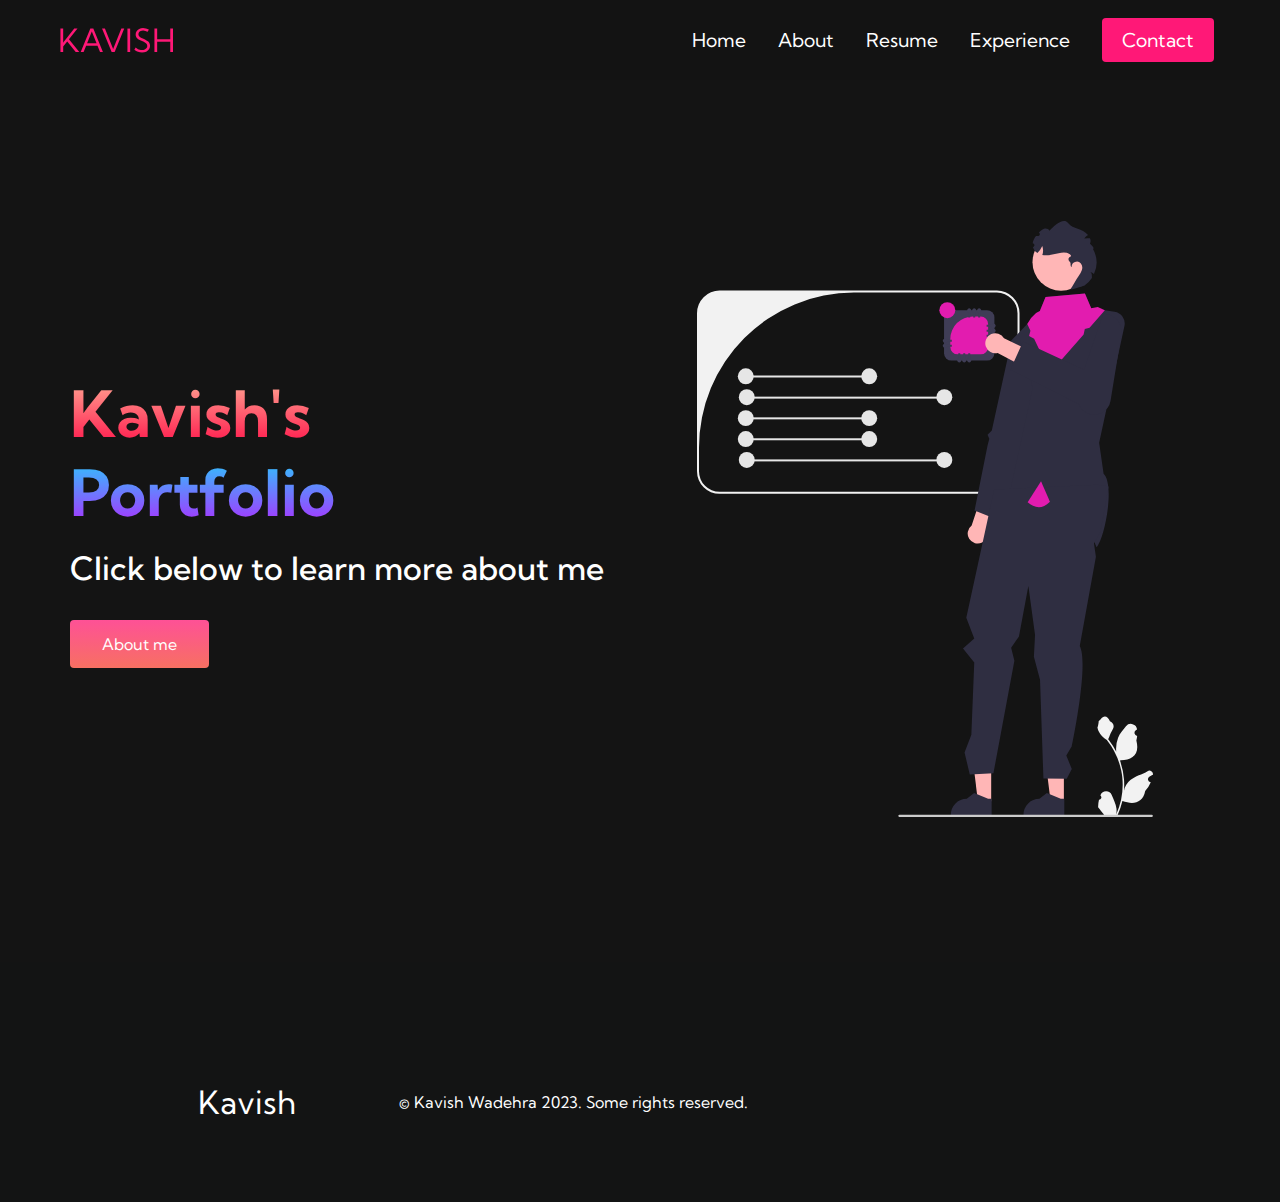
<file: index.html>
<!DOCTYPE html>
<html lang="en">
<head>
    <meta charset="UTF-8">
    <meta http-equiv="X-UA-Compatible" content="IE=edge">
    <meta name="viewport" content="width=device-width, initial-scale=1.0">
    <title>Kavish Wadehra</title>
    <link rel="stylesheet" href="styles.css">
    <link rel="stylesheet" href="https://use.fontawesome.com/releases/v5.15.4/css/all.css" 
    integrity="sha384-DyZ88mC6Up2uqS4h/KRgHuoeGwBcD4Ng9SiP4dIRy0EXTlnuz47vAwmeGwVChigm" 
    crossorigin="anonymous"/>
    <link rel="preconnect" href="https://fonts.googleapis.com">
    <link rel="preconnect" href="https://fonts.gstatic.com" crossorigin>
    <link href="https://fonts.googleapis.com/css2?family=Kumbh+Sans:wght@400;700&family=Roboto+Mono:wght@400;500&display=swap" 
    rel="stylesheet">

</head>
<body>
    <!-- Navigation bar section-->
    <nav class="navbar">
        <div class="navbar_container">
            <a href="/" id="navbar_logo"><i class="fa fa-battery-full"></i>KAVISH</a>
            <div class="navbar_toggle" id="mobile-menu">
                <span class="bar"></span> <span class="bar"></span>
                <span class="bar"></span>
            </div>
            <ul class="navbar_menu">
                <li class="navbar_item">
                    <a href="index.html" class="navbar_links"> Home </a>
                </li>
                <li class="navbar_item">
                    <a href="Aboutme.html" class="navbar_links"> About </a>
                </li>
                <li class="navbar_item">
                    <a href="Resume.html" class="navbar_links"> Resume </a>
                </li>
                <li class="navbar_item">
                    <a href="Projects.html" class="navbar_links"> Experience </a>
                </li>
                <li class="navbar_btn"><a href ="ta.html" class="button">Contact</a> </li>
            </ul>
        </div>

    </nav>

    <!-- Hero section-->
    <div class="main">
    <div class="main_container">
        <div class="main_content">
            <h1>Kavish's</h1>
            <h2>Portfolio</h2>
            <p>Click below to learn more about me</p>
            <button class="main_btn"><a href="Aboutme.html">About me</a></button>
        </div>
        <div class="main_img-container">
            <img src="assets/images/pic1.svg" alt="pic" id="main_img">
        </div>
    </div>
    </div>

    <!-- Footer Section-->
    <div class="footer_container">
        <div class="social_media">
            <div class="social_media-wrap">
                <div class="footer_logo">
                    <a href="/" id="footer_logo"><i class="fas fa-battery-full"></i>Kavish</a> 
                </div>
                <p class="website_rights">&copy Kavish Wadehra 2023. Some rights reserved.</p>
                <div class="social_icons">
                    <a href="https://www.linkedin.com/in/kavish-wadehra" class="social_icon-link" target="_blank">
                        <i class="fab fa-linkedin"></i>
                    </a>
                    <a href="https://github.com/nightwing1667" class="social_icon-link" target="_blank">
                        <i class="fab fa-github"></i>
                    </a>
                </div>
            </div>
        </div>
    </div>
    <script src="app.js"></script>
</body>
</html>
</file>
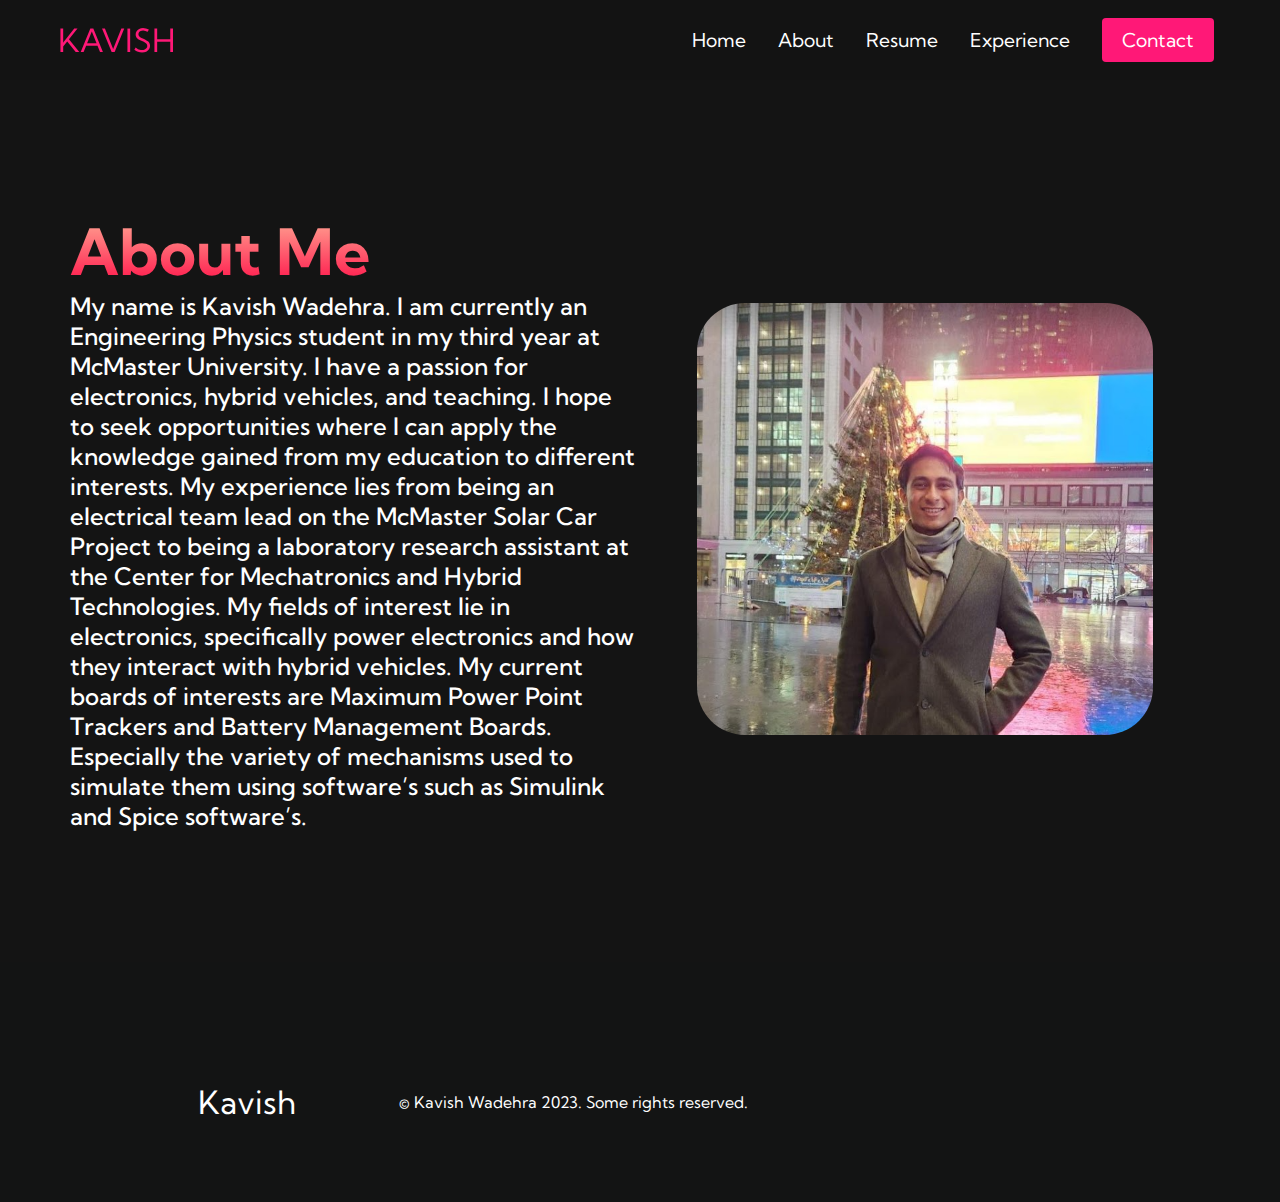
<file: Aboutme.html>
<!DOCTYPE html>
<html lang="en">
<head>
    <meta charset="UTF-8">
    <meta http-equiv="X-UA-Compatible" content="IE=edge">
    <meta name="viewport" content="width=device-width, initial-scale=1.0">
    <title>Kavish Wadehra</title>
    <link rel="stylesheet" href="styles.css">
    <link rel="stylesheet" href="https://use.fontawesome.com/releases/v5.15.4/css/all.css" 
    integrity="sha384-DyZ88mC6Up2uqS4h/KRgHuoeGwBcD4Ng9SiP4dIRy0EXTlnuz47vAwmeGwVChigm" 
    crossorigin="anonymous"/>
    <link rel="preconnect" href="https://fonts.googleapis.com">
    <link rel="preconnect" href="https://fonts.gstatic.com" crossorigin>
    <link href="https://fonts.googleapis.com/css2?family=Kumbh+Sans:wght@400;700&family=Roboto+Mono:wght@400;500&display=swap" 
    rel="stylesheet">

</head>
<body>
    <!-- Navigation bar section-->
    <nav class="navbar">
        <div class="navbar_container">
            <a href="/" id="navbar_logo"><i class="fa fa-battery-full"></i>KAVISH</a>
            <div class="navbar_toggle" id="mobile-menu">
                <span class="bar"></span> <span class="bar"></span>
                <span class="bar"></span>
            </div>
            <ul class="navbar_menu">
                <li class="navbar_item">
                    <a href="index.html" class="navbar_links"> Home </a>
                </li>
                <li class="navbar_item">
                    <a href="Aboutme.html" class="navbar_links"> About </a>
                </li>
                <li class="navbar_item">
                    <a href="Resume.html" class="navbar_links"> Resume </a>
                </li>
                <li class="navbar_item">
                    <a href="Projects.html" class="navbar_links"> Experience </a>
                </li>
                <li class="navbar_btn"><a href ="ta.html" class="button">Contact</a> </li>
            </ul>
        </div>

    </nav>
<!-- Hero section-->
<div class="main">
    <div class="main_container">
        <div class="main_content">
            <h1>About Me</h1>
            <p1>My name is Kavish Wadehra. I am currently an Engineering Physics student in my third year at McMaster University. I have a passion for electronics, hybrid vehicles, and teaching. I hope to seek opportunities where I can apply the knowledge gained from my education to different interests. </p1>
            <p1>My experience lies from being an electrical team lead on the McMaster Solar Car Project to being a laboratory research assistant at the Center for Mechatronics and Hybrid Technologies. </p1>
            <p1>My fields of interest lie in electronics, specifically power electronics and how they interact with hybrid vehicles. My current boards of interests are Maximum Power Point Trackers and Battery Management Boards. Especially the variety of mechanisms used to simulate them using software’s such as Simulink and Spice software’s.  </p1>
        </div>
        <div class="main_img-container">
            <img src="assets/images/pic2.png" alt="pic" id="main_img1">
        </div>
    </div>
    </div>
        <!-- Footer Section-->
        <div class="footer_container">
            <div class="social_media">
                <div class="social_media-wrap">
                    <div class="footer_logo">
                        <a href="/" id="footer_logo"><i class="fas fa-battery-full"></i>Kavish</a> 
                    </div>
                    <p class="website_rights">&copy Kavish Wadehra 2023. Some rights reserved.</p>
                    <div class="social_icons">
                        <a href="https://www.linkedin.com/in/kavish-wadehra" class="social_icon-link" target="_blank">
                            <i class="fab fa-linkedin"></i>
                        </a>
                        <a href="https://github.com/nightwing1667" class="social_icon-link" target="_blank">
                            <i class="fab fa-github"></i>
                        </a>
                    </div>
                </div>
            </div>
        </div>
    <script src="app.js"></script>
</body>
</html>
</file>
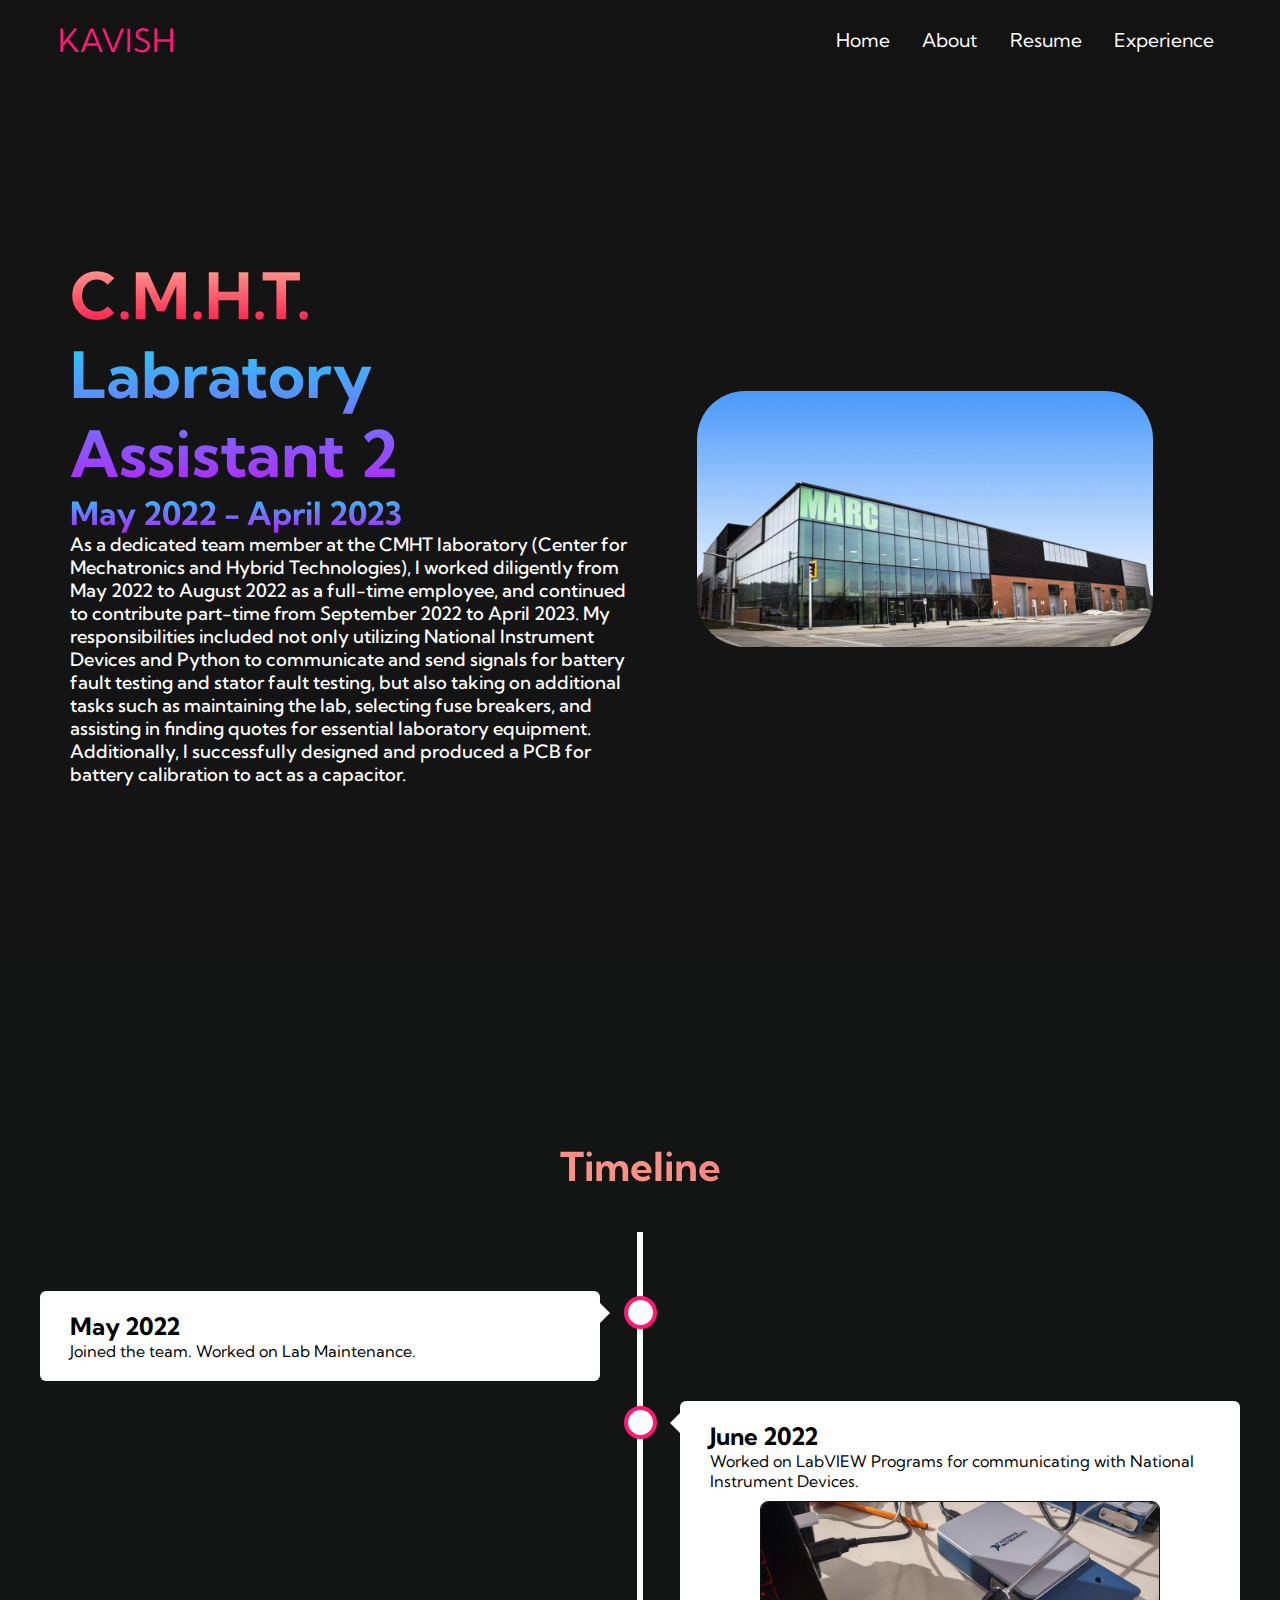
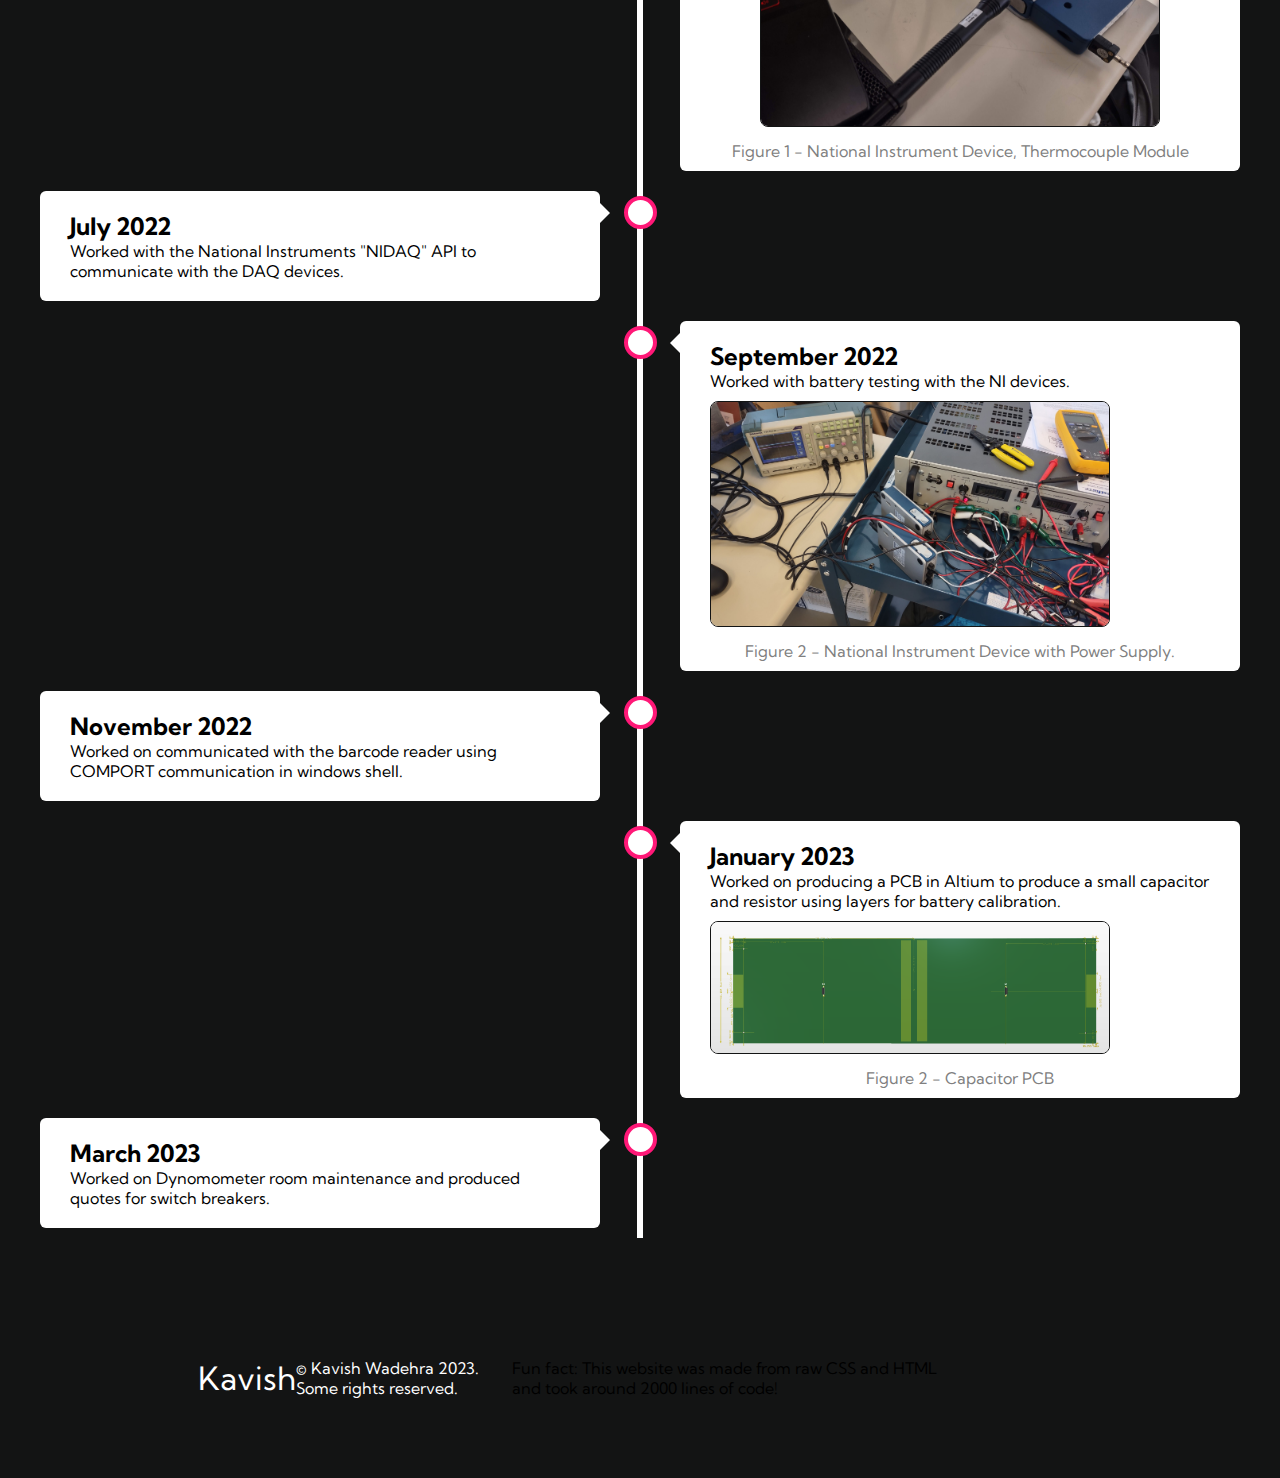
<file: CMHT.html>
<!DOCTYPE html>
<html lang="en">
<head>
    <meta charset="UTF-8">
    <meta http-equiv="X-UA-Compatible" content="IE=edge">
    <meta name="viewport" content="width=device-width, initial-scale=1.0">
    <title>Kavish Wadehra</title>
    <link rel="stylesheet" href="styles.css">
    <link rel="stylesheet" href="https://use.fontawesome.com/releases/v5.15.4/css/all.css" 
    integrity="sha384-DyZ88mC6Up2uqS4h/KRgHuoeGwBcD4Ng9SiP4dIRy0EXTlnuz47vAwmeGwVChigm" 
    crossorigin="anonymous"/>
    <link rel="preconnect" href="https://fonts.googleapis.com">
    <link rel="preconnect" href="https://fonts.gstatic.com" crossorigin>
    <link href="https://fonts.googleapis.com/css2?family=Kumbh+Sans:wght@400;700&family=Roboto+Mono:wght@400;500&display=swap" 
    rel="stylesheet">

</head>
<body>
    <!-- Navigation bar section-->
    <nav class="navbar">
        <div class="navbar_container">
            <a href="/" id="navbar_logo"><i class="fa fa-battery-full"></i>KAVISH</a>
            <div class="navbar_toggle" id="mobile-menu">
                <span class="bar"></span> <span class="bar"></span>
                <span class="bar"></span>
            </div>
            <ul class="navbar_menu">
                <li class="navbar_item">
                    <a href="index.html" class="navbar_links"> Home </a>
                </li>
                <li class="navbar_item">
                    <a href="Aboutme.html" class="navbar_links"> About </a>
                </li>
                <li class="navbar_item">
                    <a href="Resume.html" class="navbar_links"> Resume </a>
                </li>
                <li class="navbar_item">
                    <a href="Projects.html" class="navbar_links"> Experience </a>
                </li>
                <!--<li class="navbar_btn"><a href ="ta.html" class="button">Contact</a> </li> -->
            </ul>
        </div>

    </nav>

    <!-- Hero section-->
    <div class="main">
    <div class="main_container">
        <div class="main_content">
            <h1>C.M.H.T.</h1>
            <h2>Labratory Assistant 2</h2>
            <h3> May 2022 - April 2023</h3>
            <p2>As a dedicated team member at the CMHT laboratory (Center for Mechatronics and Hybrid Technologies),
                 I worked diligently from May 2022 to August 2022 as a full-time employee,
                  and continued to contribute part-time from September 2022 to April 2023.
                   My responsibilities included not only utilizing National Instrument Devices
                   and Python to communicate and send signals for battery fault testing and stator
                    fault testing, but also taking on additional tasks such as maintaining the lab,
                     selecting fuse breakers, and assisting in finding quotes for essential laboratory equipment.
                     Additionally, I successfully designed and produced a PCB for battery calibration to act as a capacitor. 
            </p2>
        </div>
        <div class="main_img-container">
            <img src="assets/images/pic7.jpg" alt="pic" id="main_img2">
        </div>
    </div>
    </div>

    <!--Work Section -->
    <div class="timeline">
        <h1>Timeline</h1>

        <div class="container left">
          <div class="content">
            <h2>May 2022</h2>
            <p>Joined the team. Worked on Lab Maintenance.</p>
          </div>
          
        </div>


        <div class="container right">
          <div class="content">
            <h2>June 2022</h2>
            <p>Worked on LabVIEW Programs for communicating with National Instrument Devices. </p>
            <div class="main_img-container">
                <img src="assets/images/pic22.jpg" alt="pic" id="main_img3"></img>
                <div class="caption">Figure 1 - National Instrument Device, Thermocouple Module</div>
            </div> 
          </div>
        </div>


        <div class="container left">
          <div class="content">
            <h2>July 2022</h2>
            <p>Worked with the National Instruments "NIDAQ" API to communicate with the DAQ devices. </p>
            </div>
          </div>
        

          <div class="container right">
            <div class="content">
              <h2>September 2022</h2>
              <p>Worked with battery testing with the NI devices. </p>
              <img src="assets/images/pic23.jpg" alt="pic" id="main_img3"></img>
              <div class="caption">Figure 2 - National Instrument Device with Power Supply.</div>
              </div>
            </div>
            
        <div class="container left">
            <div class="content">
              <h2>November 2022</h2>
              <p>Worked on communicated with the barcode reader using COMPORT communication in windows shell.</p>
              </div>
            </div>
            
        <div class="container right">
            <div class="content">
              <h2>January 2023</h2>
              <p>Worked on producing a PCB in Altium to produce a small capacitor and resistor using layers for battery calibration. </p>
              <img src="assets/images/pic27.png" alt="pic" id="main_img3"></img>
              <div class="caption">Figure 2 - Capacitor PCB </div>  
            </div>
            </div>
            
        <div class="container left">
            <div class="content">
              <h2>March 2023</h2>
              <p>Worked on Dynomometer room maintenance and produced quotes for switch breakers.  </p>
              </div>
            </div>
      </div>






    </div>
    <!-- Footer Section-->
    <div class="footer_container">
        <div class="social_media">
            <div class="social_media-wrap">
                <div class="footer_logo">
                    <a href="/" id="footer_logo"><i class="fas fa-battery-full"></i>Kavish</a> 
                </div>
                <p class="website_rights">&copy Kavish Wadehra 2023. Some rights reserved.</p>
                <p>Fun fact: This website was made from raw CSS and HTML and took around 2000 lines of code!</p>
                <div class="social_icons">
                    <a href="https://www.linkedin.com/in/kavish-wadehra" class="social_icon-link" target="_blank">
                        <i class="fab fa-linkedin"></i>
                    </a>
                    <a href="https://github.com/Kavishw" class="social_icon-link" target="_blank">
                        <i class="fab fa-github"></i>
                    </a>
                </div>
            </div>
        </div>
    </div>
    <script src="app.js"></script>
</body>
</html>
</file>
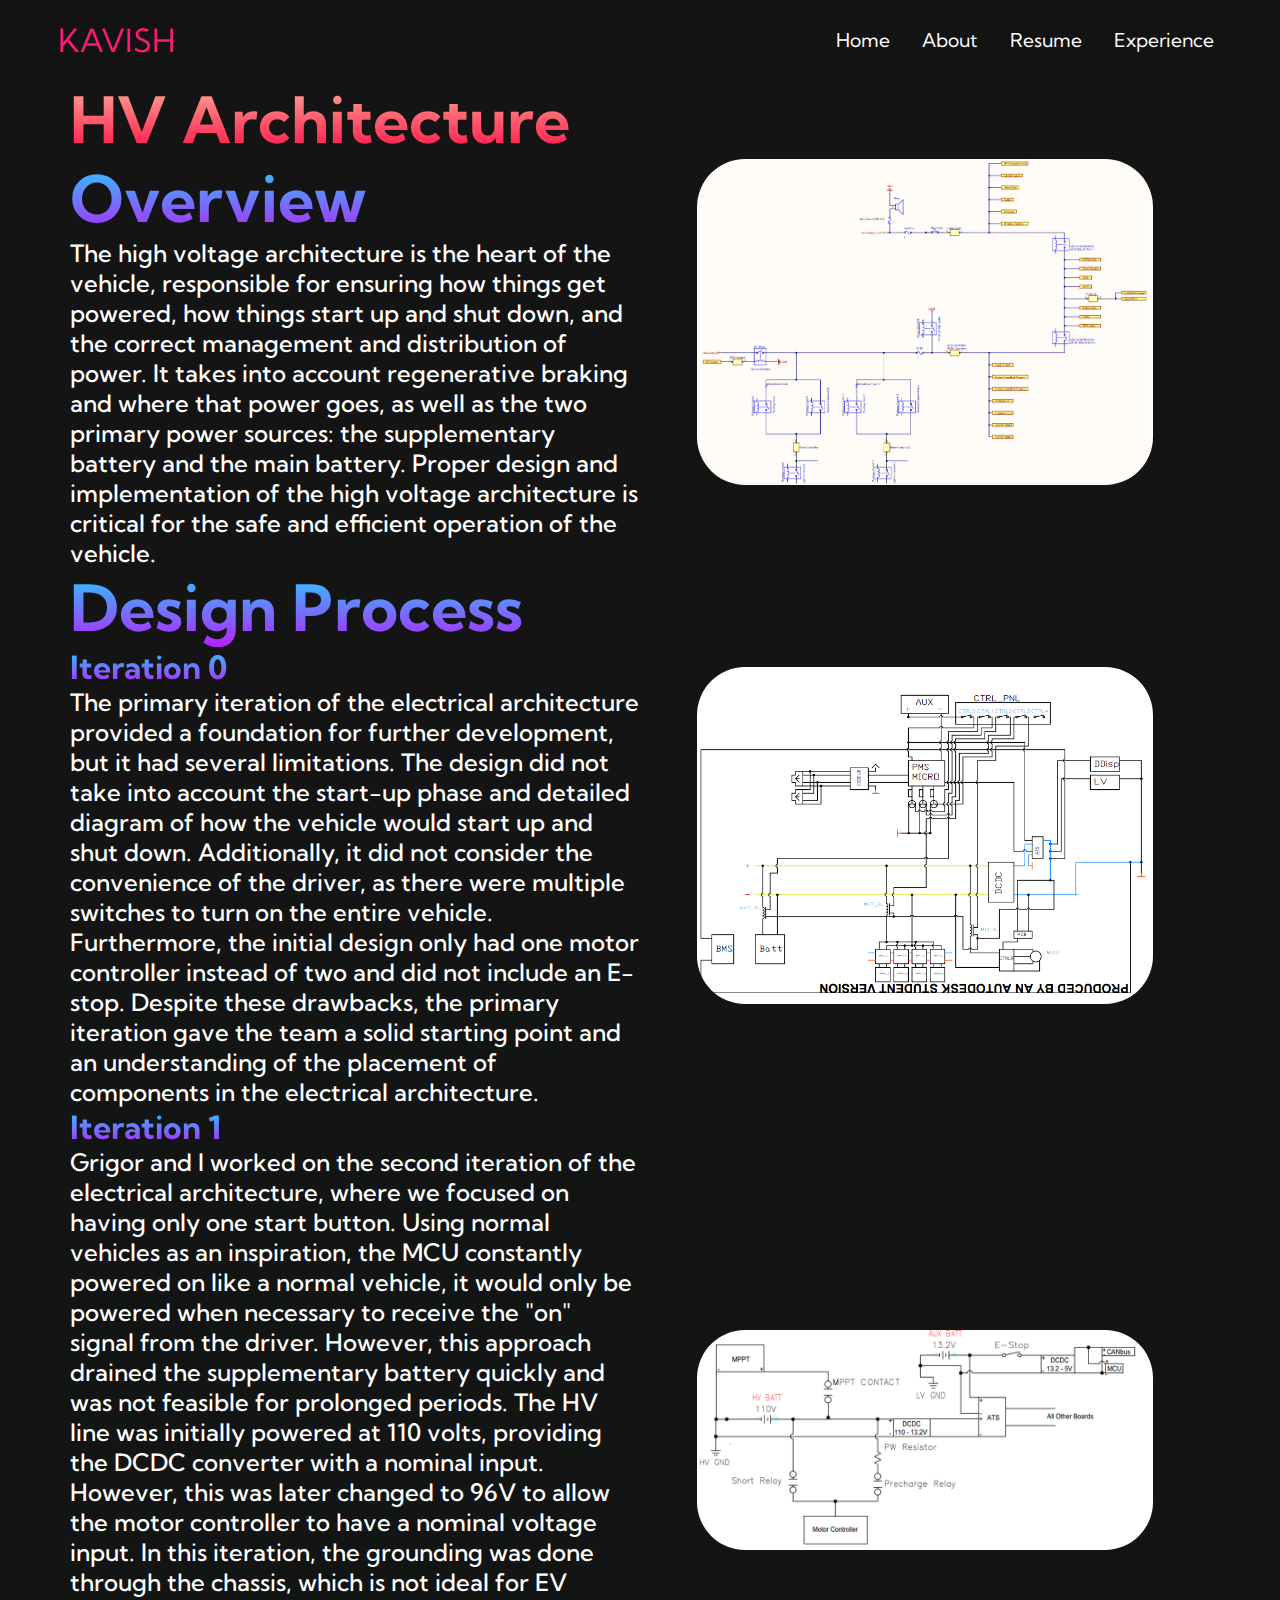
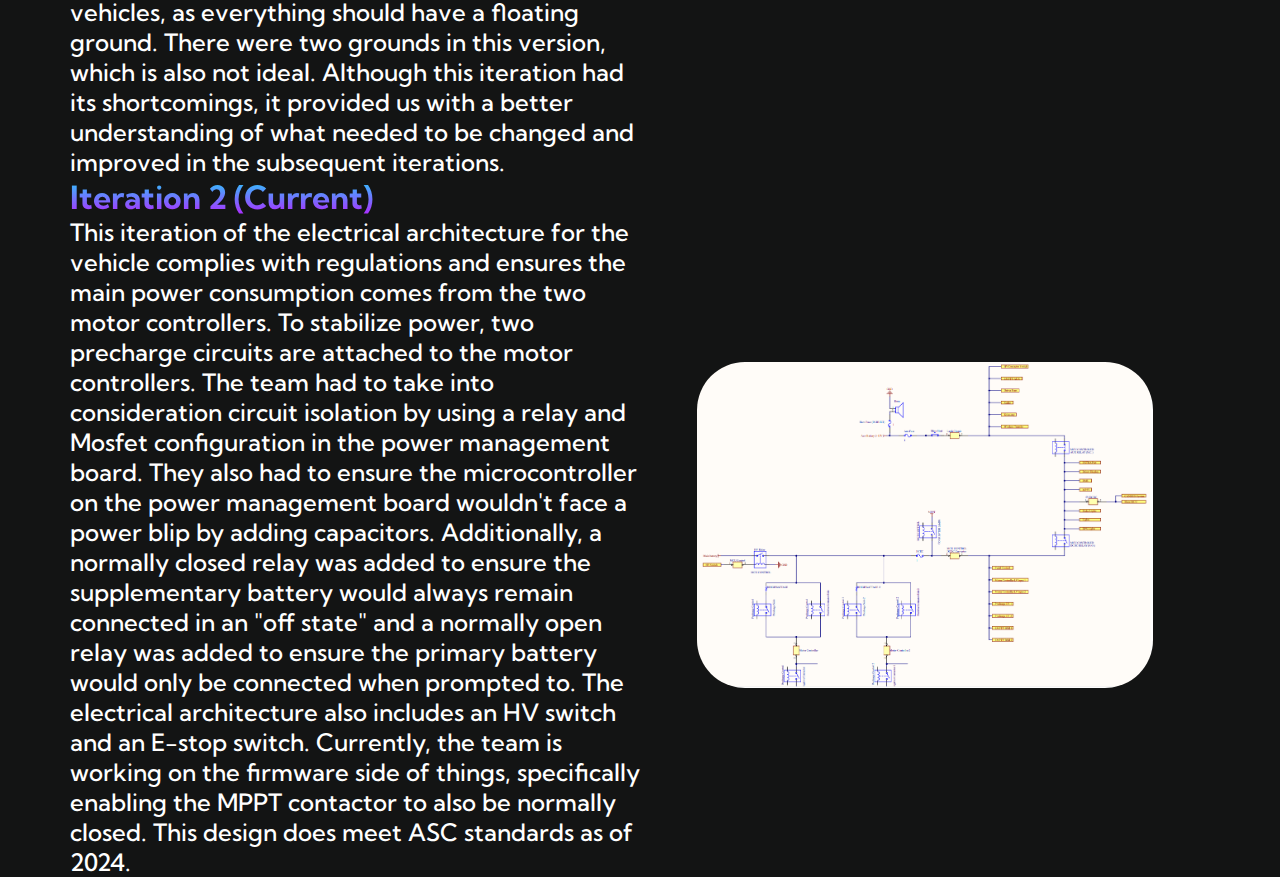
<file: highervoltagearch.html>
<!DOCTYPE html>
<html lang="en">
<head>
    <meta charset="UTF-8">
    <meta http-equiv="X-UA-Compatible" content="IE=edge">
    <meta name="viewport" content="width=device-width, initial-scale=1.0">
    <title>Kavish Wadehra</title>
    <link rel="stylesheet" href="styles.css">
    <link rel="stylesheet" href="https://use.fontawesome.com/releases/v5.15.4/css/all.css" 
    integrity="sha384-DyZ88mC6Up2uqS4h/KRgHuoeGwBcD4Ng9SiP4dIRy0EXTlnuz47vAwmeGwVChigm" 
    crossorigin="anonymous"/>
    <link rel="preconnect" href="https://fonts.googleapis.com">
    <link rel="preconnect" href="https://fonts.gstatic.com" crossorigin>
    <link href="https://fonts.googleapis.com/css2?family=Kumbh+Sans:wght@400;700&family=Roboto+Mono:wght@400;500&display=swap" 
    rel="stylesheet">

</head>
<body>
    <!-- Navigation bar section-->
    <nav class="navbar">
        <div class="navbar_container">
            <a href="/" id="navbar_logo"><i class="fa fa-battery-full"></i>KAVISH</a>
            <div class="navbar_toggle" id="mobile-menu">
                <span class="bar"></span> <span class="bar"></span>
                <span class="bar"></span>
            </div>
            <ul class="navbar_menu">
                <li class="navbar_item">
                    <a href="index.html" class="navbar_links"> Home </a>
                </li>
                <li class="navbar_item">
                    <a href="Aboutme.html" class="navbar_links"> About </a>
                </li>
                <li class="navbar_item">
                    <a href="Resume.html" class="navbar_links"> Resume </a>
                </li>
                <li class="navbar_item">
                    <a href="Projects.html" class="navbar_links"> Experience </a>
                </li>
                <!--<li class="navbar_btn"><a href ="ta.html" class="button">Contact</a> </li>-->
            </ul>
        </div>

    </nav>
<!-- Hero section-->
<div class="main">
    <div class="main_container">
        <div class="main_content">
            <h1>HV Architecture</h1>
            <h2> Overview</h2>
            <p1> The high voltage architecture is the heart of the vehicle, responsible for ensuring
                 how things get powered, how things start up and shut down, and the correct management
                  and distribution of power. It takes into account regenerative braking and where that
                   power goes, as well as the two primary power sources: the supplementary battery and
                    the main battery. Proper design and implementation of the high voltage architecture
                     is critical for the safe and efficient operation of the vehicle. </p1>
            <p1></p1>
   </div>
        <div class="main_img-container">
            <img src="assets/images/pic37.png" alt="pic" id="main_img1">
        </div>
        <div class="main_content">
            <h2>Design Process</h2>
            <h3>Iteration 0</h3>
            <p1>The primary iteration of the electrical architecture provided a foundation for further
                 development, but it had several limitations. The design did not take into account the
                  start-up phase and detailed diagram of how the vehicle would start up and shut down.
                   Additionally, it did not consider the convenience of the driver, as there were multiple 
                   switches to turn on the entire vehicle. Furthermore, the initial design
                     only had one motor controller instead of two and did not include an E-stop. 
                     Despite these drawbacks, the primary iteration gave the team a solid starting
                     point and an understanding of the placement of components in the electrical 
                     architecture. </p1>
            
        </div>
        <div class="main_img-container">
            <img src="assets/images/pic39.png" alt="pic" id="main_img1">
        </div>

        <div class="main_content">
            <h3>Iteration 1</h3>
            <p1>Grigor and I worked on the second iteration of the electrical architecture, 
                where we focused on having only one start button. Using normal vehicles as an inspiration, the MCU 
                constantly powered on like a normal vehicle, it would only be powered when 
                necessary to receive the "on" signal from the driver. However, this approach 
                drained the supplementary battery quickly and was not feasible for prolonged periods.
                 The HV line was initially powered at 110 volts, providing the DCDC converter with a 
                 nominal input. However, this was later changed to 96V to allow the motor controller
                  to have a nominal voltage input. In this iteration, the grounding was done through
                   the chassis, which is not ideal for EV vehicles, as everything should have a
                    floating ground. There were two grounds in this version, which is also not ideal.
                     Although this iteration had its shortcomings, it provided us with a better
                      understanding of what needed to be changed and improved in the subsequent 
                      iterations.</p1>
            
        </div>
        <div class="main_img-container">
            <img src="assets/images/pic38.png" alt="pic" id="main_img1">
        </div>

        <div class="main_content">
            <h3>Iteration 2 (Current)</h3>
            <p1>This iteration of the electrical architecture for the vehicle complies with 
                regulations and ensures the main power consumption comes from the two motor
                 controllers. To stabilize power, two precharge circuits are attached to the 
                 motor controllers. The team had to take into consideration circuit isolation by 
                 using a relay and Mosfet configuration in the power management board. They also 
                 had to ensure the microcontroller on the power management board wouldn't face a
                  power blip by adding capacitors. Additionally, a normally closed relay was added
                   to ensure the supplementary battery would always remain connected in an "off state" 
                   and a normally open relay was added to ensure the primary battery would only be
                    connected when prompted to. The electrical architecture also includes an HV switch 
                    and an E-stop switch. Currently, the team is working on the firmware side of
                     things, specifically enabling the MPPT contactor to also be normally closed. 
                     This design does meet ASC standards as of 2024.</p1>
            
        </div>
        <div class="main_img-container">
            <img src="assets/images/pic37.png" alt="pic" id="main_img1">
        </div>
    </div>



    </div>
</body>
</html>
</file>
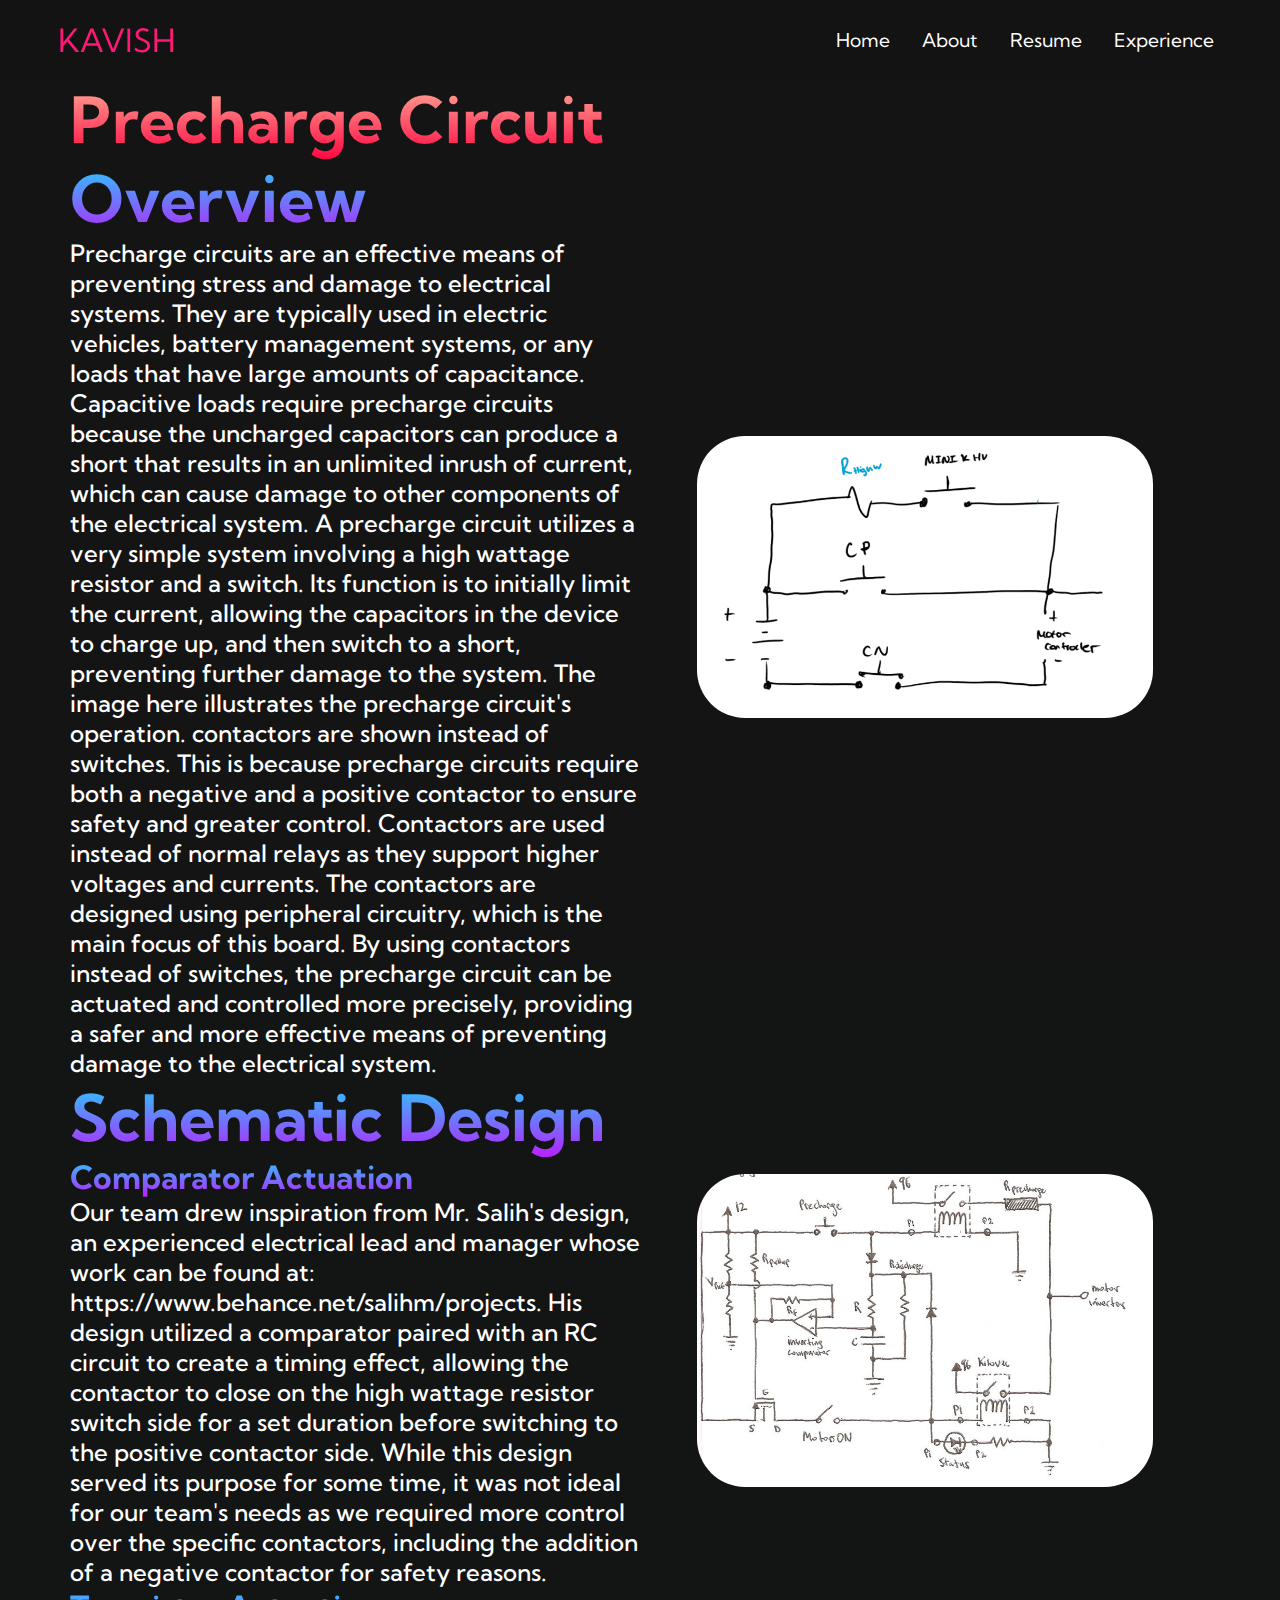
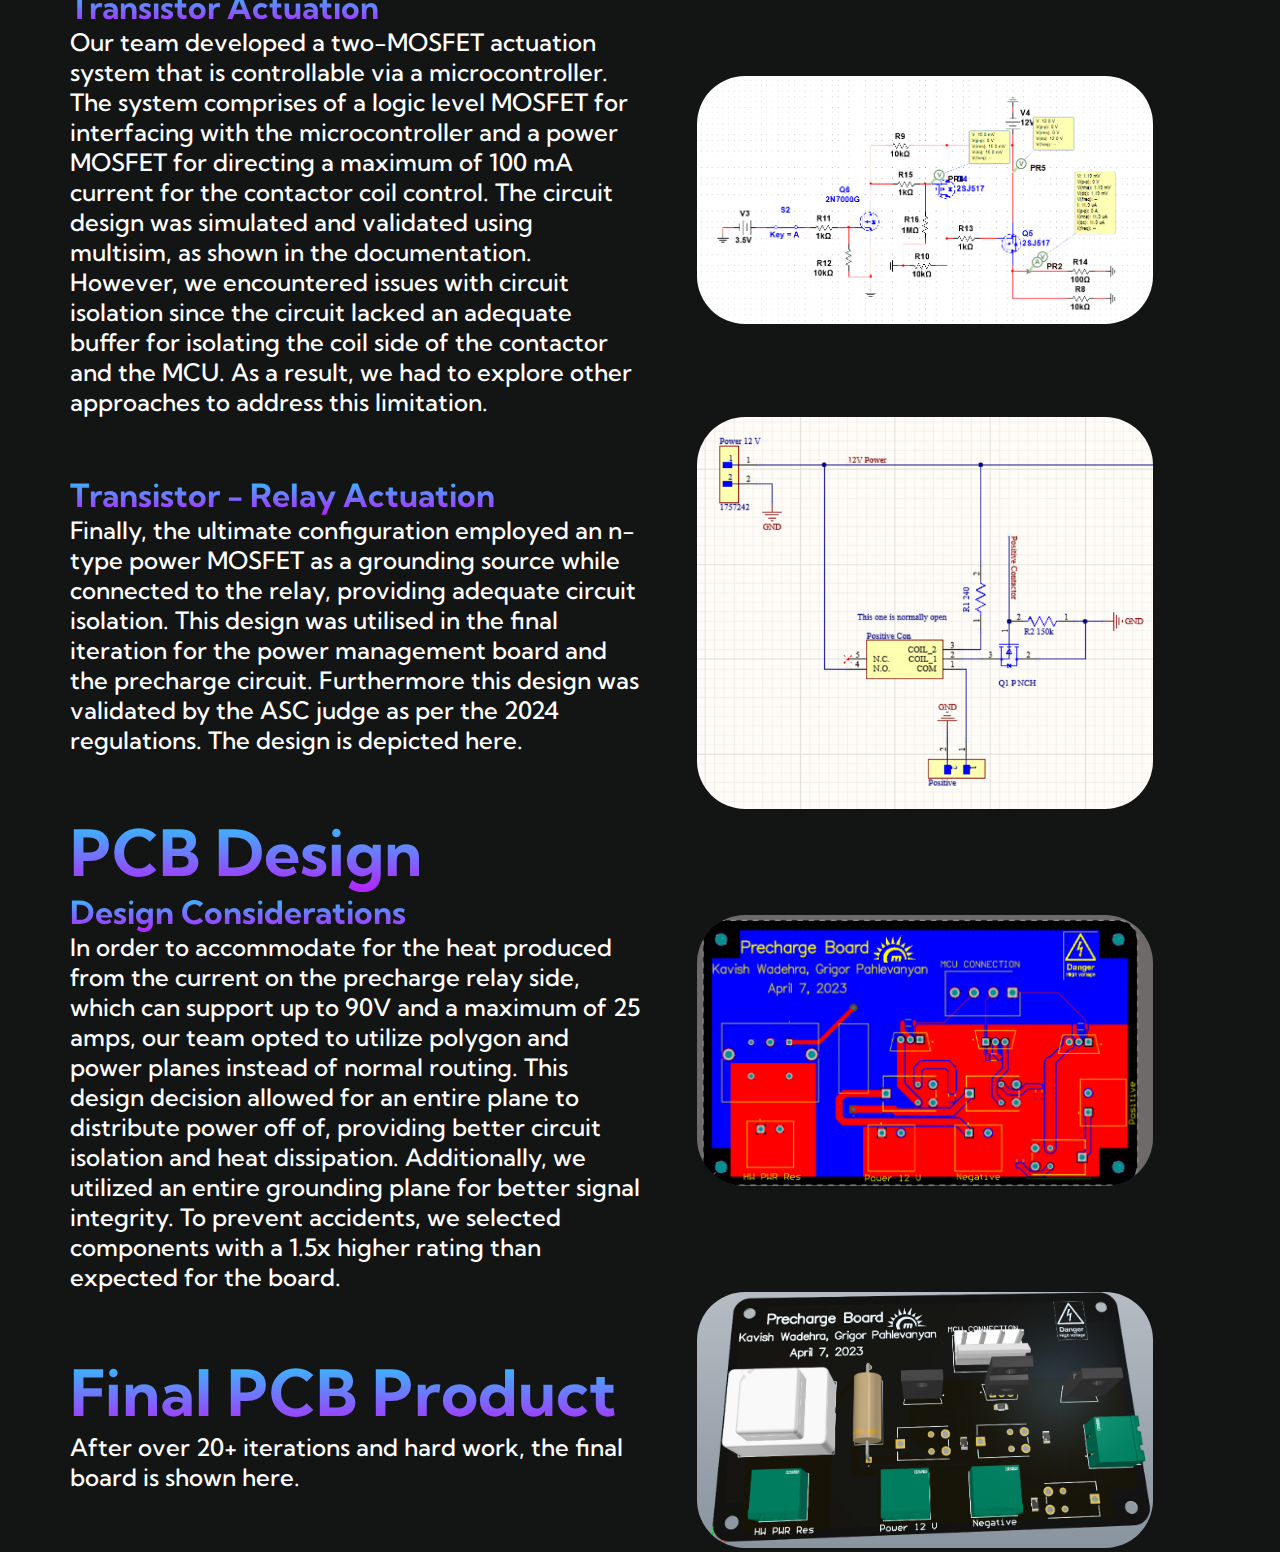
<file: precharge.html>
<!DOCTYPE html>
<html lang="en">
<head>
    <meta charset="UTF-8">
    <meta http-equiv="X-UA-Compatible" content="IE=edge">
    <meta name="viewport" content="width=device-width, initial-scale=1.0">
    <title>Kavish Wadehra</title>
    <link rel="stylesheet" href="styles.css">
    <link rel="stylesheet" href="https://use.fontawesome.com/releases/v5.15.4/css/all.css" 
    integrity="sha384-DyZ88mC6Up2uqS4h/KRgHuoeGwBcD4Ng9SiP4dIRy0EXTlnuz47vAwmeGwVChigm" 
    crossorigin="anonymous"/>
    <link rel="preconnect" href="https://fonts.googleapis.com">
    <link rel="preconnect" href="https://fonts.gstatic.com" crossorigin>
    <link href="https://fonts.googleapis.com/css2?family=Kumbh+Sans:wght@400;700&family=Roboto+Mono:wght@400;500&display=swap" 
    rel="stylesheet">

</head>
<body>
    <!-- Navigation bar section-->
    <nav class="navbar">
        <div class="navbar_container">
            <a href="/" id="navbar_logo"><i class="fa fa-battery-full"></i>KAVISH</a>
            <div class="navbar_toggle" id="mobile-menu">
                <span class="bar"></span> <span class="bar"></span>
                <span class="bar"></span>
            </div>
            <ul class="navbar_menu">
                <li class="navbar_item">
                    <a href="index.html" class="navbar_links"> Home </a>
                </li>
                <li class="navbar_item">
                    <a href="Aboutme.html" class="navbar_links"> About </a>
                </li>
                <li class="navbar_item">
                    <a href="Resume.html" class="navbar_links"> Resume </a>
                </li>
                <li class="navbar_item">
                    <a href="Projects.html" class="navbar_links"> Experience </a>
                </li>
                <!--<li class="navbar_btn"><a href ="ta.html" class="button">Contact</a> </li>-->
            </ul>
        </div>

    </nav>
<!-- Hero section-->
<div class="main">
    <div class="main_container">
        <div class="main_content">
            <h1>Precharge Circuit</h1>
            <h2> Overview</h2>
            <p1>Precharge circuits are an effective means of preventing stress and damage to electrical systems. 
                They are typically used in electric vehicles, battery management systems, 
                or any loads that have large amounts of capacitance. 
                Capacitive loads require precharge circuits because the uncharged capacitors can produce 
                a short that results in an unlimited inrush of current, which can cause damage to other components 
                of the electrical system. A precharge circuit utilizes a very simple system involving a high wattage 
                resistor and a switch. Its function is to initially limit the current, allowing the capacitors in the device to 
                charge up, and then switch to a short, preventing further damage to the system. The image here illustrates the precharge
                 circuit's operation.  </p1>
            <p1>contactors are shown instead of switches. 
                This is because precharge circuits require both a negative and a positive contactor to 
                ensure safety and greater control. Contactors are used instead of normal relays as they 
                support higher voltages and currents. The contactors are designed using peripheral circuitry,
                 which is the main focus of this board. By using contactors instead of switches, the precharge 
                 circuit can be actuated and controlled more precisely, providing a safer and more effective means
                  of preventing damage to the electrical system.</p1>
   </div>
        <div class="main_img-container">
            <img src="assets/images/pic29.png" alt="pic" id="main_img1">
        </div>
        <div class="main_content">
            <h2>Schematic Design</h2>
            <h3>Comparator Actuation</h3>
            <p1>Our team drew inspiration from Mr. Salih's design,
                 an experienced electrical lead and manager whose work
                  can be found at: https://www.behance.net/salihm/projects.
                   His design utilized a comparator paired with an RC circuit 
                   to create a timing effect, allowing the contactor to close on
                    the high wattage resistor switch side for a set duration before
                     switching to the positive contactor side. While this design served its
                      purpose for some time, it was not ideal for our team's needs as we required more control over 
                      the specific contactors, including the addition of a negative contactor for safety reasons.  </p1>
   </div>
        <div class="main_img-container">
            <img src="assets/images/pic30.png" alt="pic" id="main_img1">
        </div>

        <div class="main_content">
            <h3>Transistor Actuation</h3>
            <p1>Our team developed a two-MOSFET actuation system that is
                 controllable via a microcontroller. The system comprises of a logic level 
                 MOSFET for interfacing with the microcontroller and a power MOSFET for directing 
                 a maximum of 100 mA current for the contactor coil control. The circuit design was 
                 simulated and validated using multisim, as shown in the documentation. However, we encountered 
                 issues with circuit isolation since the circuit lacked an adequate buffer for isolating the coil 
                 side of the contactor and the MCU. As a result, we had to explore other approaches to address this
                  limitation. </p1>
   </div>
        <div class="main_img-container">
            <img src="assets/images/pic31.png" alt="pic" id="main_img1">
        </div>




        <div class="main_content">
            <h3>Transistor - Relay Actuation</h3>
            <p1> Finally, the ultimate configuration employed an n-type power MOSFET as a grounding source while connected to the relay,
                 providing adequate circuit isolation. This design was utilised in the final iteration for the power management board and the precharge circuit. 
                 Furthermore this design was validated by the ASC judge as per the 2024 regulations. 
                 The design is depicted here.</p1>
   </div>
        <div class="main_img-container">
            <img src="assets/images/pic32.png" alt="pic" id="main_img1">
        </div>

        <div class="main_content">
            <h2>PCB Design</h2>
            <h3>Design Considerations</h3>
            <p1> In order to accommodate for the heat produced from the current on the precharge relay side,
                 which can support up to 90V and a maximum of 25 amps, our team opted to utilize polygon and
                  power planes instead of normal routing. This design decision allowed for an entire plane to
                   distribute power off of, providing better circuit isolation and heat dissipation. Additionally, we 
                   utilized an entire grounding plane for better signal integrity. To prevent accidents, we selected
                    components with a 1.5x higher rating than expected for the board.</p1>
   </div>
        <div class="main_img-container">
            <img src="assets/images/pic33.png" alt="pic" id="main_img1">
        </div>

        <div class="main_content">
            <h2>Final PCB Product</h2>
            <p1> After over 20+ iterations and hard work, the final board is shown here.</p1>
   </div>
        <div class="main_img-container">
            <img src="assets/images/pic20.png" alt="pic" id="main_img1">
        </div>

    </div>



    </div>
</body>
</html>
</file>
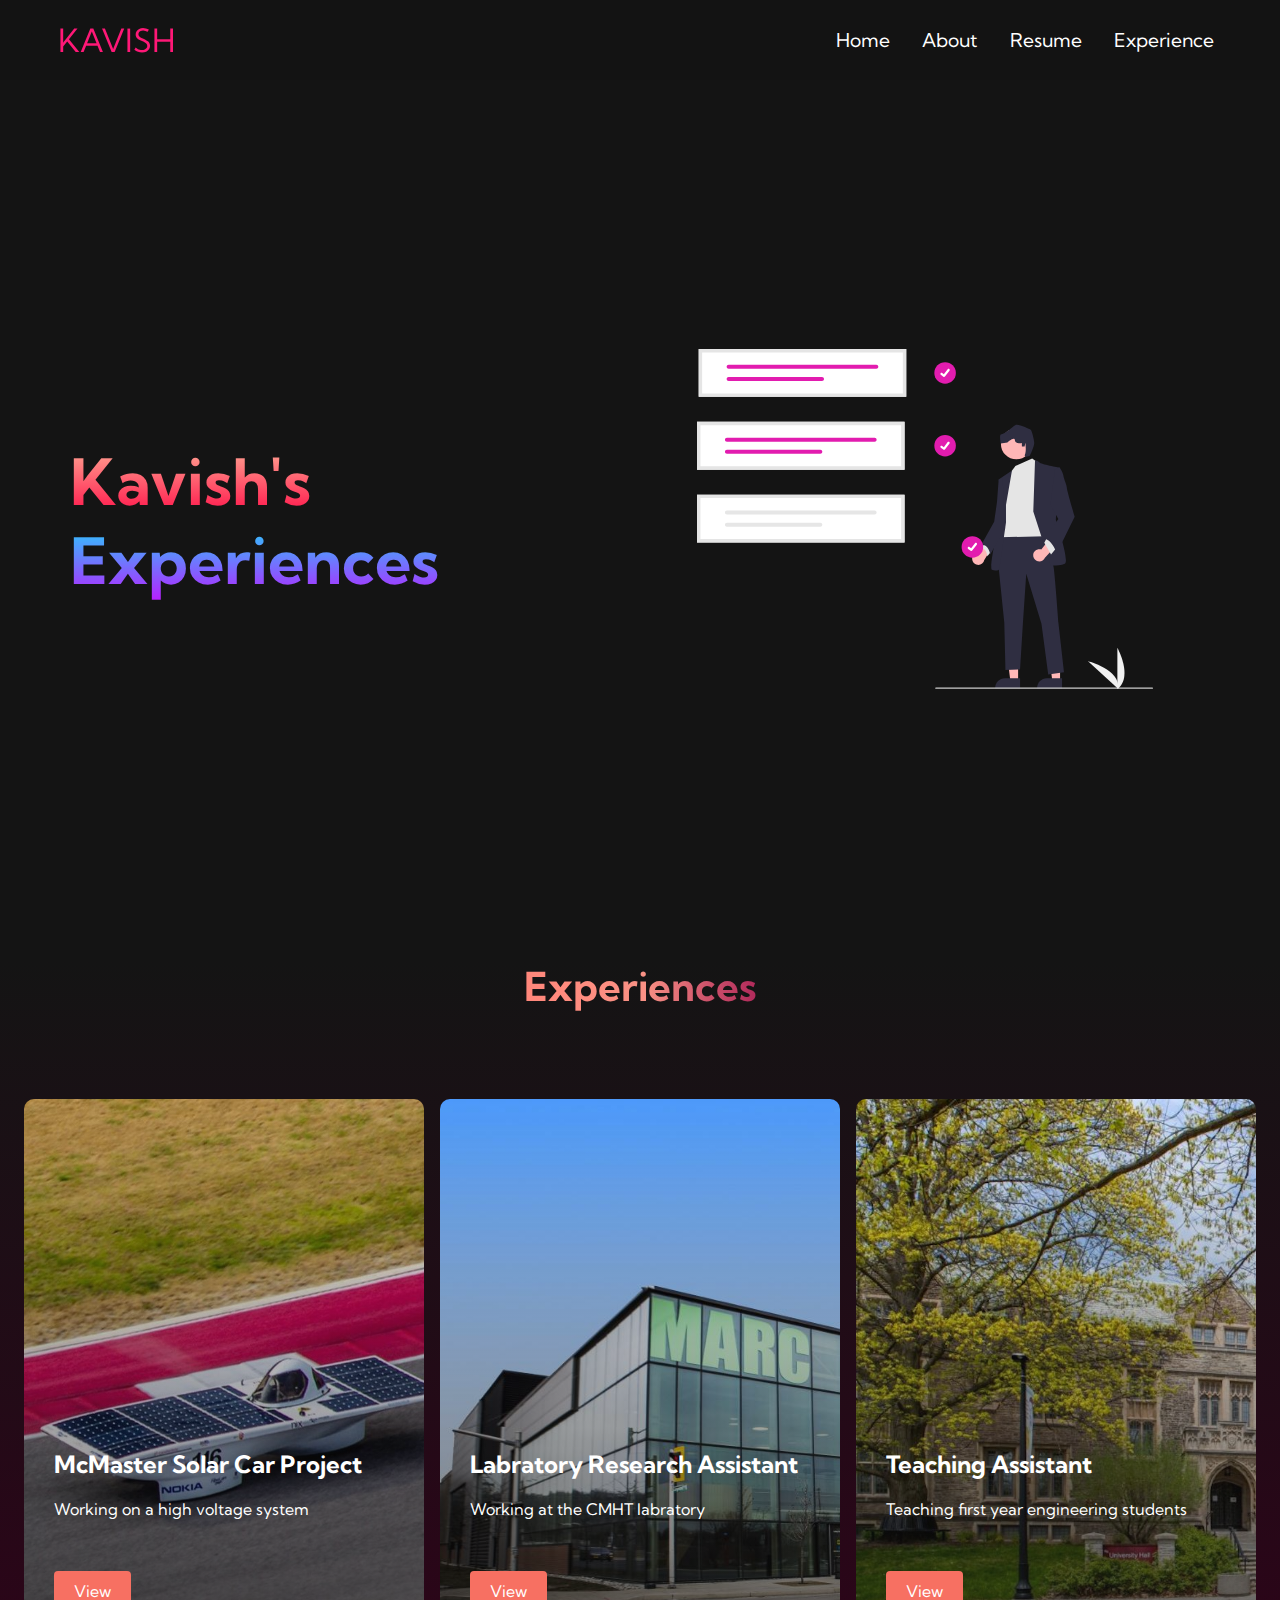
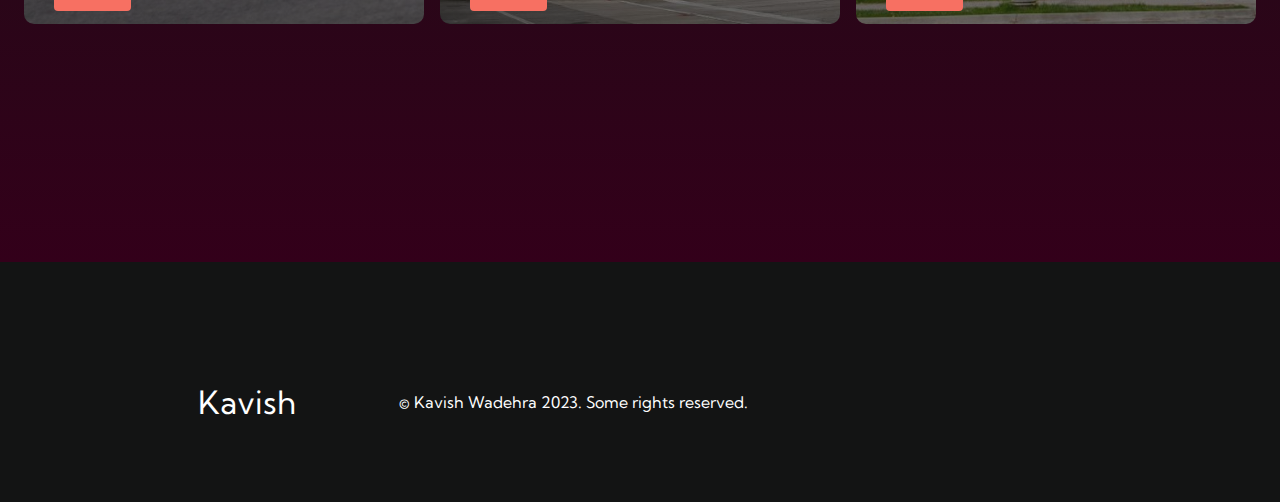
<file: Projects.html>
<!DOCTYPE html>
<html lang="en">
<head>
    <meta charset="UTF-8">
    <meta http-equiv="X-UA-Compatible" content="IE=edge">
    <meta name="viewport" content="width=device-width, initial-scale=1.0">
    <title>Kavish Wadehra</title>
    <link rel="stylesheet" href="styles.css">
    <link rel="stylesheet" href="https://use.fontawesome.com/releases/v5.15.4/css/all.css" 
    integrity="sha384-DyZ88mC6Up2uqS4h/KRgHuoeGwBcD4Ng9SiP4dIRy0EXTlnuz47vAwmeGwVChigm" 
    crossorigin="anonymous"/>
    <link rel="preconnect" href="https://fonts.googleapis.com">
    <link rel="preconnect" href="https://fonts.gstatic.com" crossorigin>
    <link href="https://fonts.googleapis.com/css2?family=Kumbh+Sans:wght@400;700&family=Roboto+Mono:wght@400;500&display=swap" 
    rel="stylesheet">

</head>
<body>
    <!-- Navigation bar section-->
    <nav class="navbar">
        <div class="navbar_container">
            <a href="/" id="navbar_logo"><i class="fa fa-battery-full"></i>KAVISH</a>
            <div class="navbar_toggle" id="mobile-menu">
                <span class="bar"></span> <span class="bar"></span>
                <span class="bar"></span>
            </div>
            <ul class="navbar_menu">
                <li class="navbar_item">
                    <a href="index.html" class="navbar_links"> Home </a>
                </li>
                <li class="navbar_item">
                    <a href="Aboutme.html" class="navbar_links"> About </a>
                </li>
                <li class="navbar_item">
                    <a href="Resume.html" class="navbar_links"> Resume </a>
                </li>
                <li class="navbar_item">
                    <a href="Projects.html" class="navbar_links"> Experience </a>
                </li>
                <!--<li class="navbar_btn"><a href ="ta.html" class="button">Contact</a> </li> -->
            </ul>
        </div>

    </nav>

    <!-- Hero section-->
    <div class="main">
    <div class="main_container">
        <div class="main_content">
            <h1>Kavish's</h1>
            <h2>Experiences</h2>
        </div>
        <div class="main_img-container">
            <img src="assets/images/pic5.svg" alt="pic" id="main_img">
        </div>
    </div>
    </div>

    <!-- Services Section-->
    <div class="services">
    <h1>Experiences</h1>
    <div class="services_container">
        <div class="services_card">
            <h2>McMaster Solar Car Project</h2>
            <p>Working on a high voltage system</p>
            <button class="main_btn"><a href="solarcar.html">View</a></button>
        </div>
        
        <div class="services_card">
            <h2>Labratory Research Assistant</h2>
            <p>Working at the CMHT labratory</p>
            <button class="main_btn"><a href="CMHT.html">View</a></button>
        </div>

        <div class="services_card">
            <h2>Teaching Assistant</h2>
            <p>Teaching first year engineering students</p>
            <button class="main_btn"><a href="ta.html">View</a></button>
        </div>


    </div>
    </div>
    <!-- Footer Section-->
    <div class="footer_container">
        <div class="social_media">
            <div class="social_media-wrap">
                <div class="footer_logo">
                    <a href="/" id="footer_logo"><i class="fas fa-battery-full"></i>Kavish</a> 
                </div>
                <p class="website_rights">&copy Kavish Wadehra 2023. Some rights reserved.</p>
                <div class="social_icons">
                    <a href="https://www.linkedin.com/in/kavish-wadehra" class="social_icon-link" target="_blank">
                        <i class="fab fa-linkedin"></i>
                    </a>
                    <a href="https://github.com/Kavishw" class="social_icon-link" target="_blank">
                        <i class="fab fa-github"></i>
                    </a>
                </div>
            </div>
        </div>
    </div>
    <script src="app.js"></script>
</body>
</html>
</file>
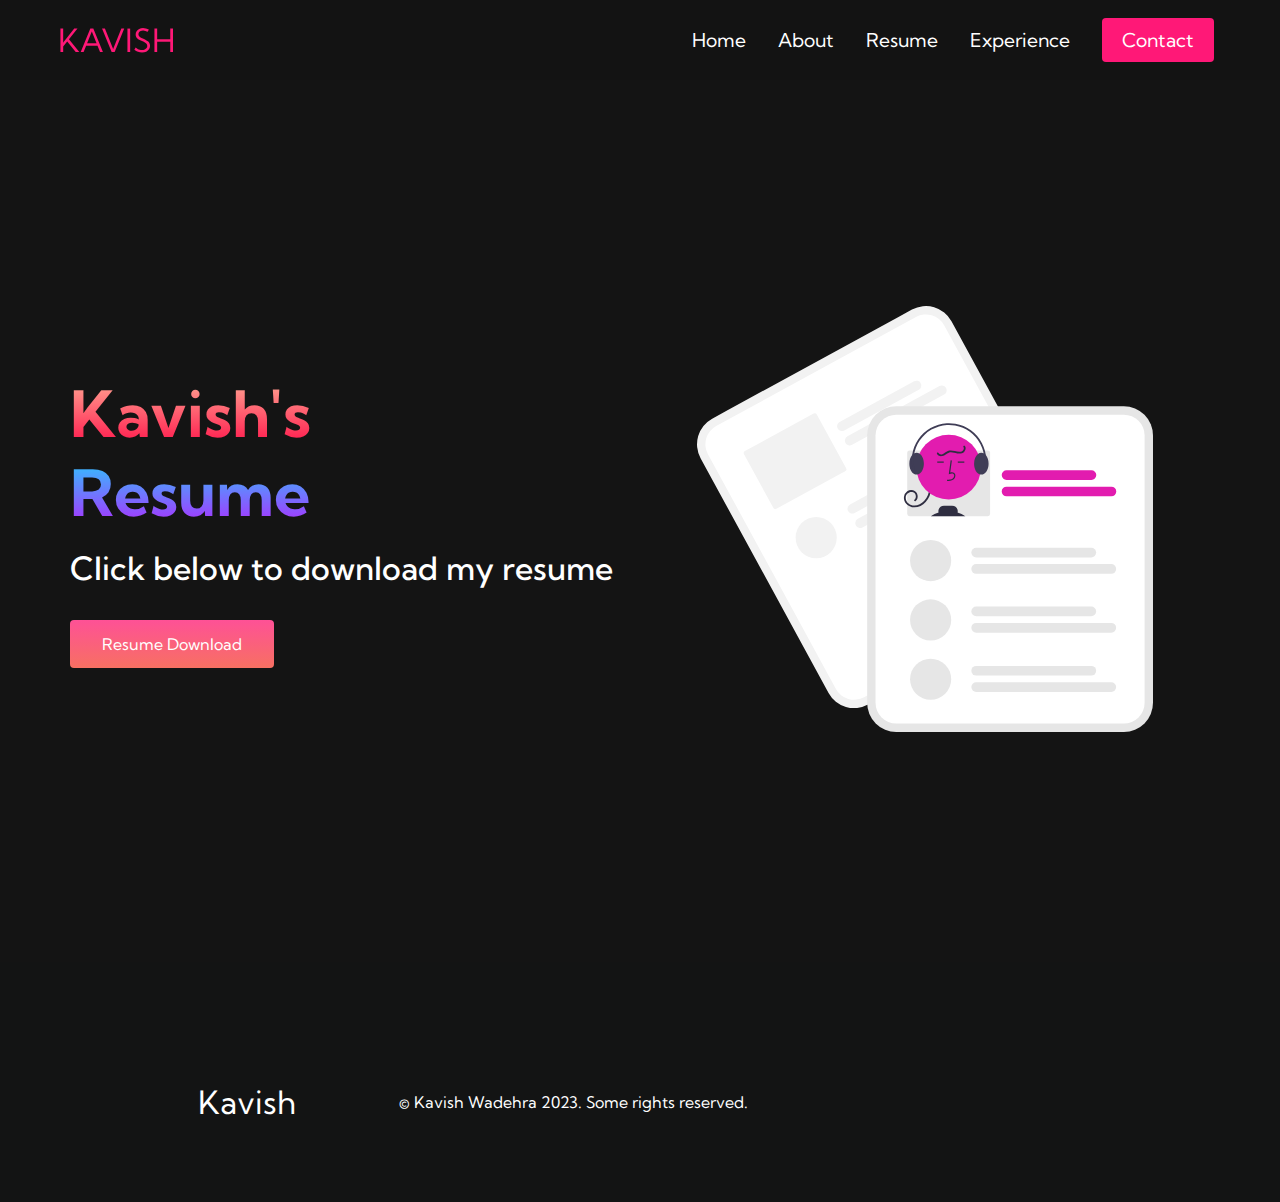
<file: Resume.html>
<!DOCTYPE html>
<html lang="en">
<head>
    <meta charset="UTF-8">
    <meta http-equiv="X-UA-Compatible" content="IE=edge">
    <meta name="viewport" content="width=device-width, initial-scale=1.0">
    <title>Kavish Wadehra</title>
    <link rel="stylesheet" href="styles.css">
    <link rel="stylesheet" href="https://use.fontawesome.com/releases/v5.15.4/css/all.css" 
    integrity="sha384-DyZ88mC6Up2uqS4h/KRgHuoeGwBcD4Ng9SiP4dIRy0EXTlnuz47vAwmeGwVChigm" 
    crossorigin="anonymous"/>
    <link rel="preconnect" href="https://fonts.googleapis.com">
    <link rel="preconnect" href="https://fonts.gstatic.com" crossorigin>
    <link href="https://fonts.googleapis.com/css2?family=Kumbh+Sans:wght@400;700&family=Roboto+Mono:wght@400;500&display=swap" 
    rel="stylesheet">

</head>
<body>
    <!-- Navigation bar section-->
    <nav class="navbar">
        <div class="navbar_container">
            <a href="/" id="navbar_logo"><i class="fa fa-battery-full"></i>KAVISH</a>
            <div class="navbar_toggle" id="mobile-menu">
                <span class="bar"></span> <span class="bar"></span>
                <span class="bar"></span>
            </div>
            <ul class="navbar_menu">
                <li class="navbar_item">
                    <a href="index.html" class="navbar_links"> Home </a>
                </li>
                <li class="navbar_item">
                    <a href="Aboutme.html" class="navbar_links"> About </a>
                </li>
                <li class="navbar_item">
                    <a href="Resume.html" class="navbar_links"> Resume </a>
                </li>
                <li class="navbar_item">
                    <a href="Projects.html" class="navbar_links"> Experience </a>
                </li>
                <li class="navbar_btn"><a href ="ta.html" class="button">Contact</a> </li>
            </ul>
        </div>

    </nav>

    <!-- Hero section-->
    <div class="main">
    <div class="main_container">
        <div class="main_content">
            <h1>Kavish's</h1>
            <h2>Resume</h2>
            <p>Click below to download my resume</p>
            <button class="main_btn"><a href="Resume_Current.pdf" download="Resume_Current.pdf">Resume Download</a></button>
        </div>
        <div class="main_img-container">
            <img src="assets/images/pic3.svg" alt="pic" id="main_img">
        </div>
    </div>
    </div>
        <!-- Footer Section-->
        <div class="footer_container">
            <div class="social_media">
                <div class="social_media-wrap">
                    <div class="footer_logo">
                        <a href="/" id="footer_logo"><i class="fas fa-battery-full"></i>Kavish</a> 
                    </div>
                    <p class="website_rights">&copy Kavish Wadehra 2023. Some rights reserved.</p>
                    <div class="social_icons">
                        <a href="https://www.linkedin.com/in/kavish-wadehra" class="social_icon-link" target="_blank">
                            <i class="fab fa-linkedin"></i>
                        </a>
                        <a href="https://github.com/nightwing1667" class="social_icon-link" target="_blank">
                            <i class="fab fa-github"></i>
                        </a>
                    </div>
                </div>
            </div>
        </div>
    <script src="app.js"></script>
</body>
</html>
</file>
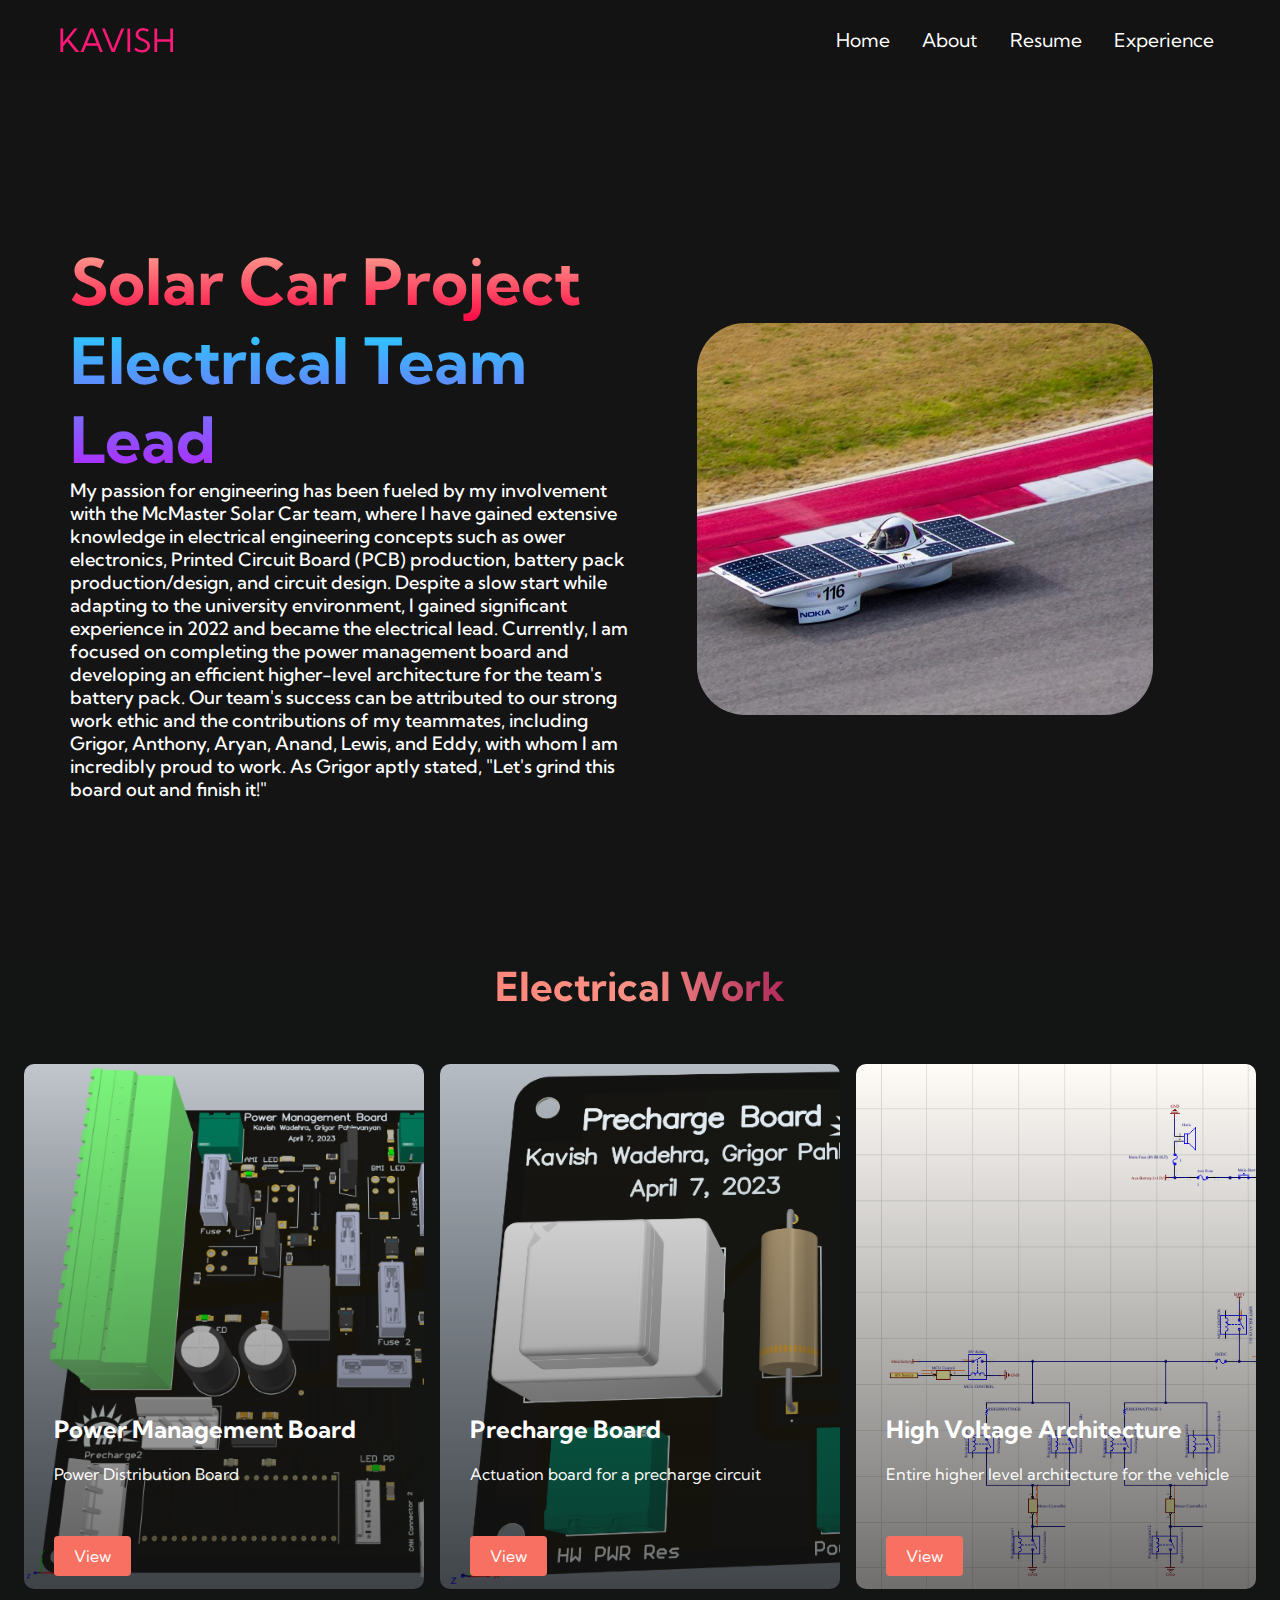
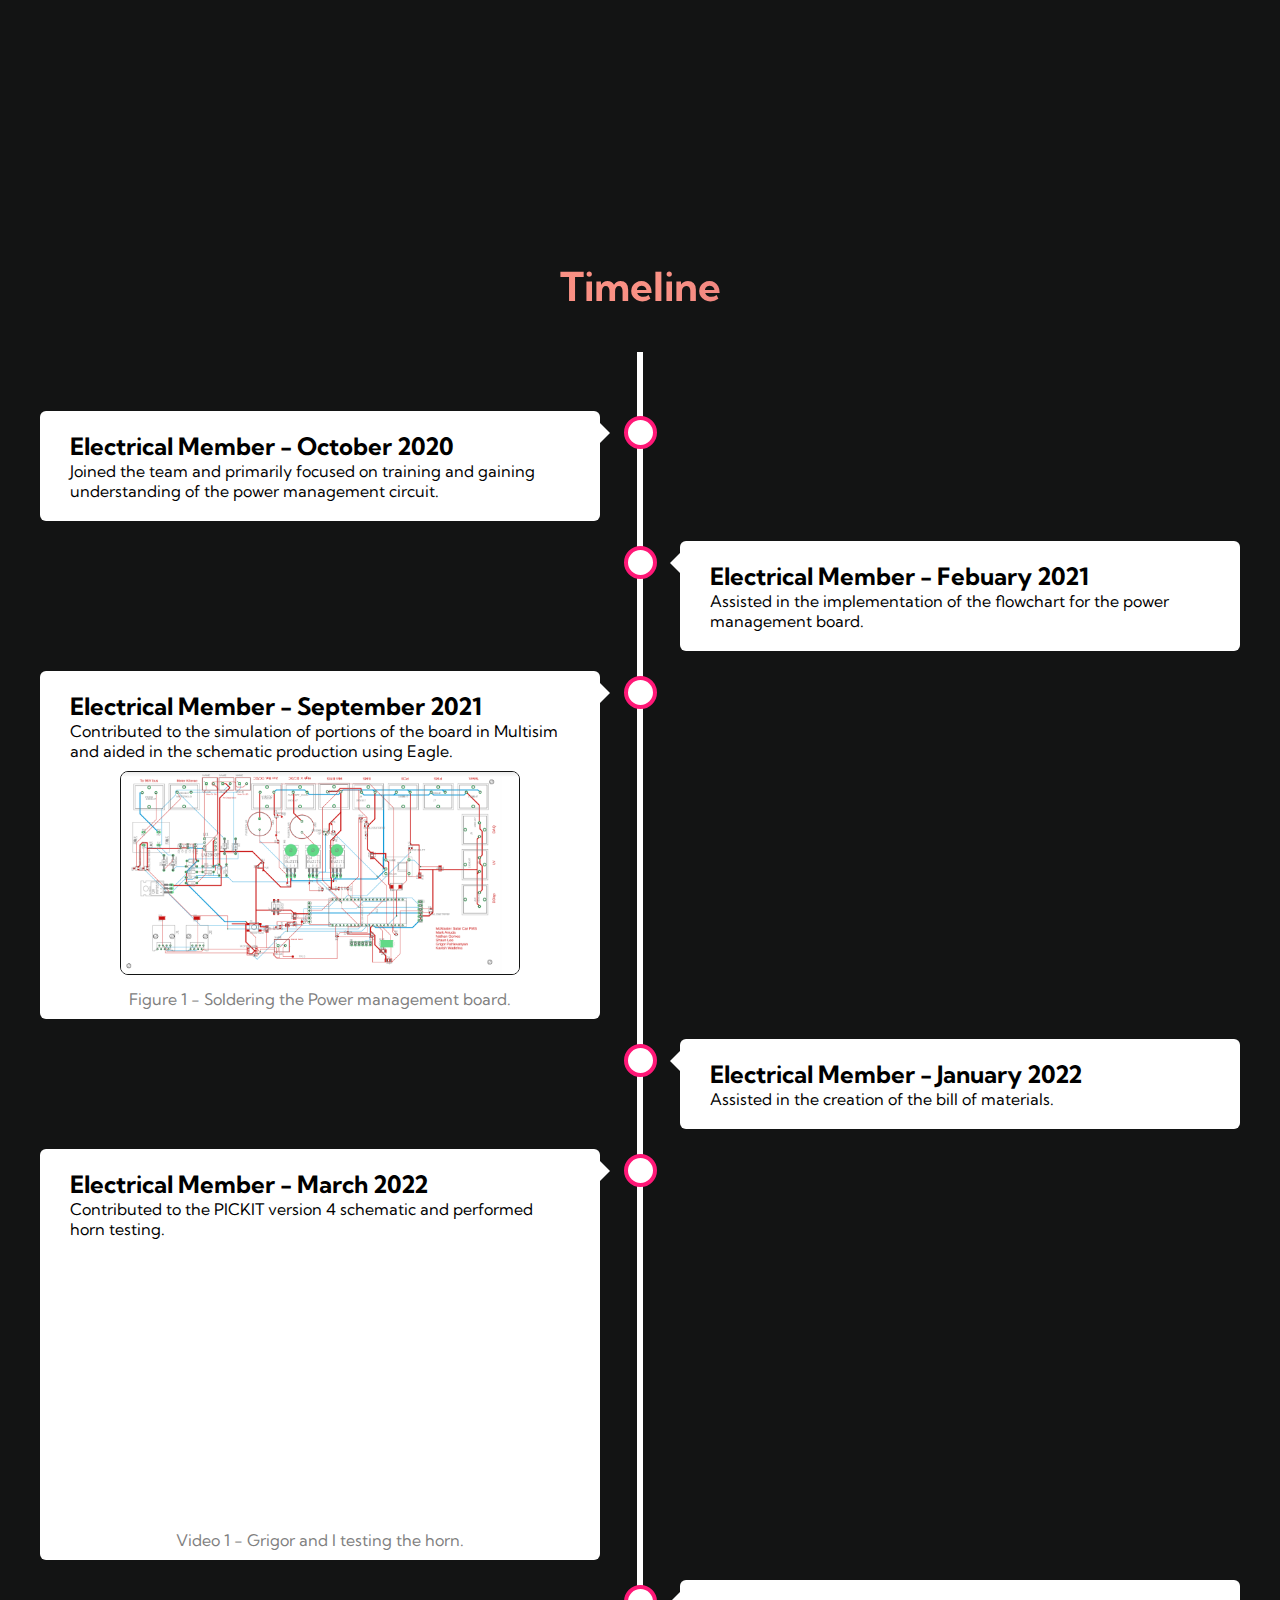
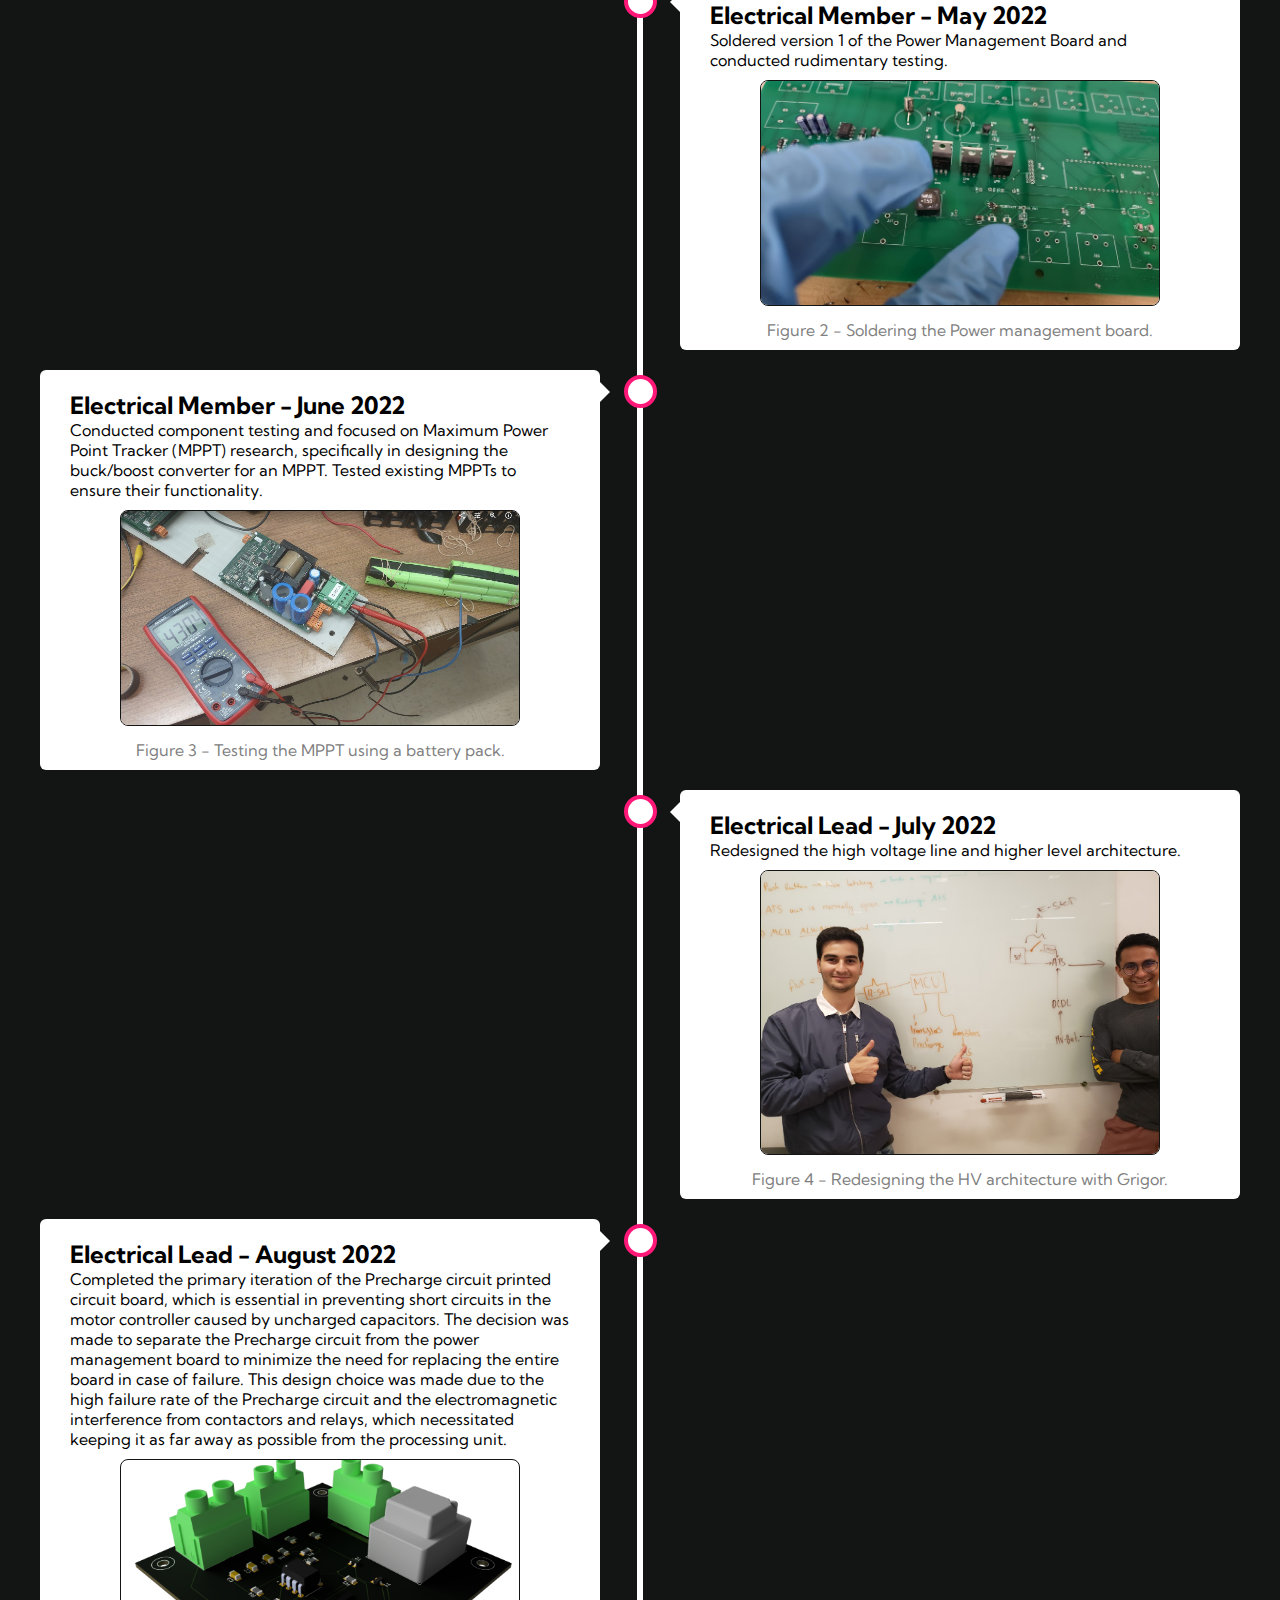
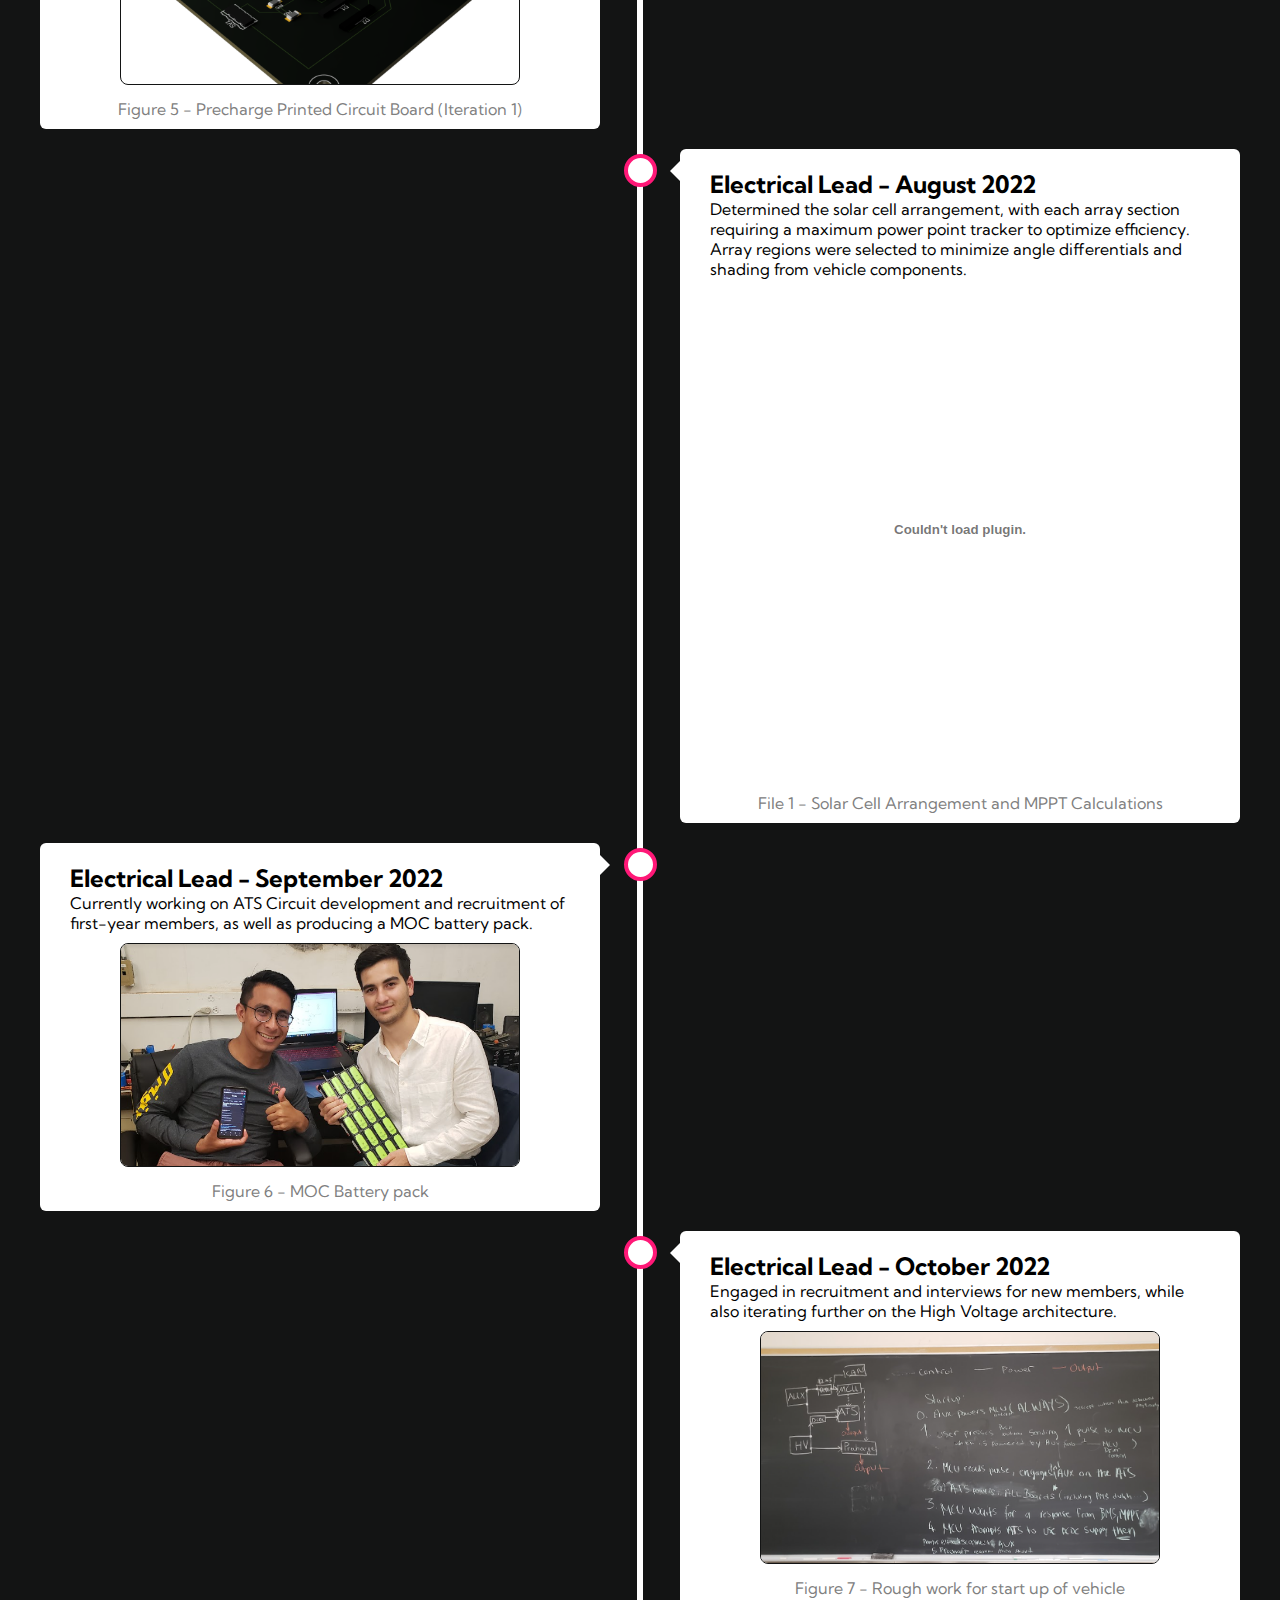
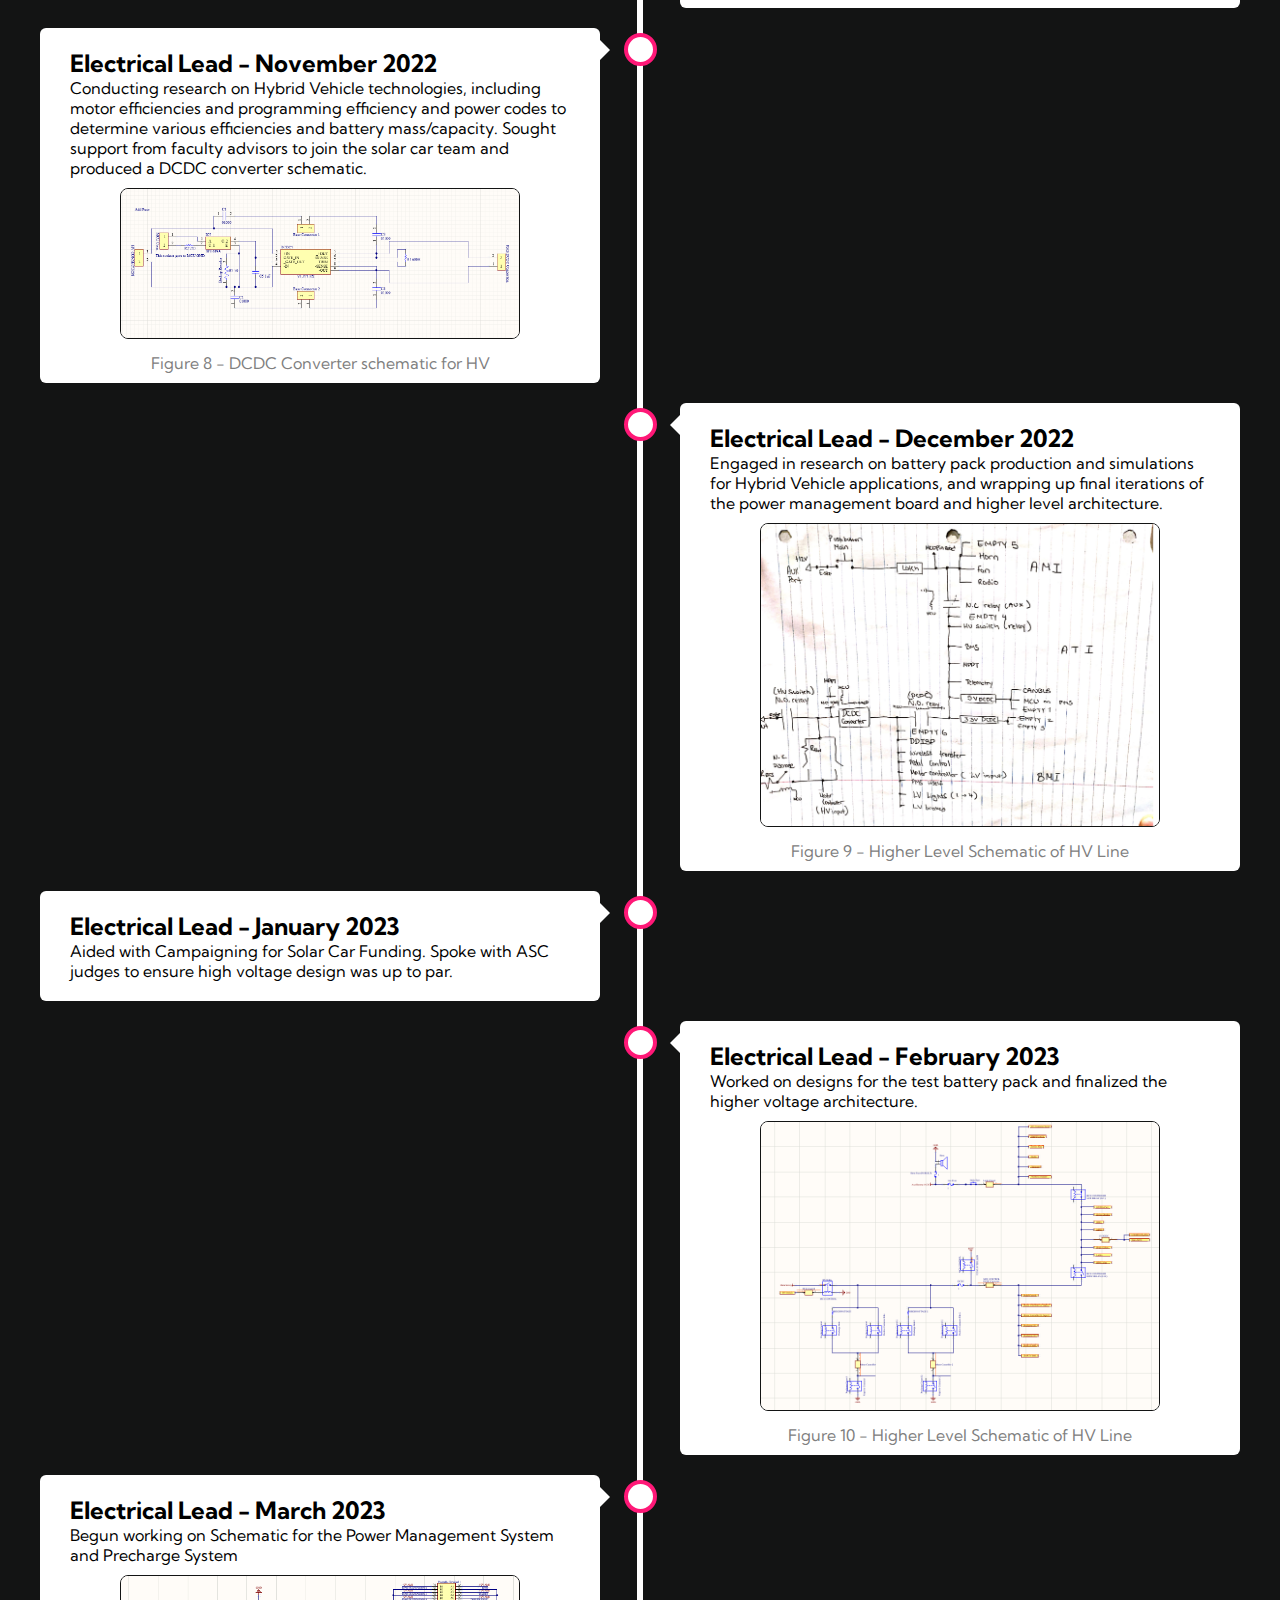
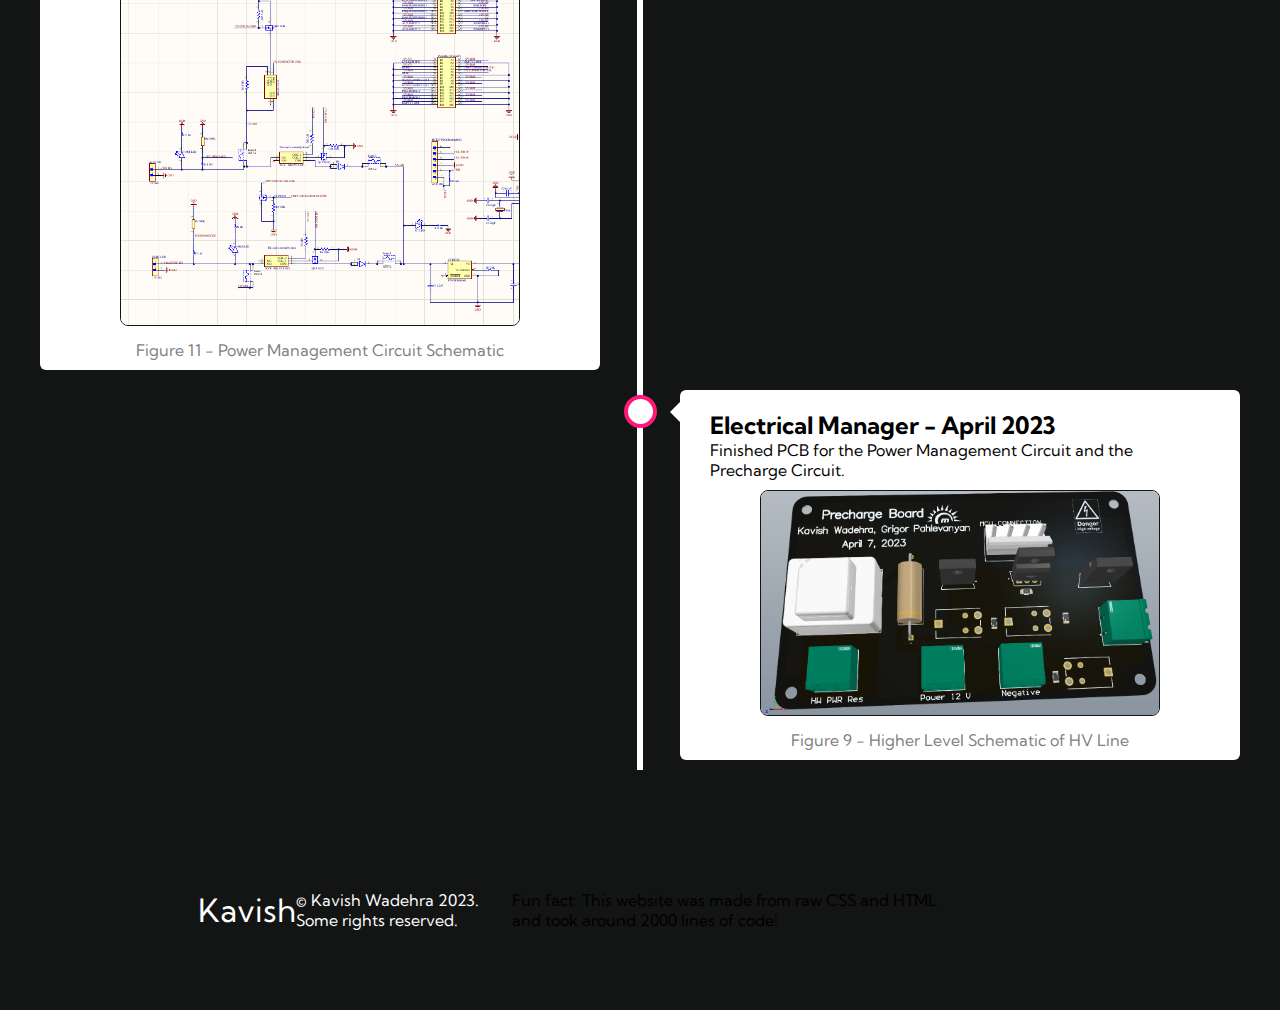
<file: solarcar.html>
<!DOCTYPE html>
<html lang="en">
<head>
    <meta charset="UTF-8">
    <meta http-equiv="X-UA-Compatible" content="IE=edge">
    <meta name="viewport" content="width=device-width, initial-scale=1.0">
    <title>Kavish Wadehra</title>
    <link rel="stylesheet" href="styles.css">
    <link rel="stylesheet" href="https://use.fontawesome.com/releases/v5.15.4/css/all.css" 
    integrity="sha384-DyZ88mC6Up2uqS4h/KRgHuoeGwBcD4Ng9SiP4dIRy0EXTlnuz47vAwmeGwVChigm" 
    crossorigin="anonymous"/>
    <link rel="preconnect" href="https://fonts.googleapis.com">
    <link rel="preconnect" href="https://fonts.gstatic.com" crossorigin>
    <link href="https://fonts.googleapis.com/css2?family=Kumbh+Sans:wght@400;700&family=Roboto+Mono:wght@400;500&display=swap" 
    rel="stylesheet">

</head>
<body>
    <!-- Navigation bar section-->
    <nav class="navbar">
        <div class="navbar_container">
            <a href="/" id="navbar_logo"><i class="fa fa-battery-full"></i>KAVISH</a>
            <div class="navbar_toggle" id="mobile-menu">
                <span class="bar"></span> <span class="bar"></span>
                <span class="bar"></span>
            </div>
            <ul class="navbar_menu">
                <li class="navbar_item">
                    <a href="index.html" class="navbar_links"> Home </a>
                </li>
                <li class="navbar_item">
                    <a href="Aboutme.html" class="navbar_links"> About </a>
                </li>
                <li class="navbar_item">
                    <a href="Resume.html" class="navbar_links"> Resume </a>
                </li>
                <li class="navbar_item">
                    <a href="Projects.html" class="navbar_links"> Experience </a>
                </li>
                <!--<li class="navbar_btn"><a href ="ta.html" class="button">Contact</a> </li> -->
            </ul>
        </div>

    </nav>

    <!-- Hero section-->
    <div class="main">
    <div class="main_container">
        <div class="main_content">
            <h1>Solar Car Project</h1>
            <h2>Electrical Team Lead</h2>
            <p2> My passion for engineering has been fueled by my involvement with the McMaster Solar Car team, 
              where I have gained extensive knowledge in electrical engineering concepts such as 
              ower electronics, Printed Circuit Board (PCB) production, battery pack production/design,
               and circuit design. Despite a slow start while adapting to the university environment, 
               I gained significant experience in 2022 and became the electrical lead. 
               Currently, I am focused on completing the power management board and developing an 
               efficient higher-level architecture for the team's battery pack. Our team's success
                can be attributed to our strong work ethic and the contributions of my teammates, 
                including Grigor, Anthony, Aryan, Anand, Lewis, and Eddy, with whom I am incredibly proud 
                to work. As Grigor aptly stated, "Let's grind this board out and finish it!"
            </p2>
        </div>
        <div class="main_img-container">
            <img src="assets/images/pic6.jpg" alt="pic" id="main_img2">
        </div>
    </div>
    </div>

<!-- Electrical Work Section-->
<div class="boards">
  <h1>Electrical Work</h1>
  <div class="boards_container">
      <div class="boards_card">
          <h2>Power Management Board</h2>
          <p>Power Distribution Board</p>
          <button class="main_btn"><a href="powermanagement.html">View</a></button>
      </div>
      
      <div class="boards_card">
          <h2>Precharge Board</h2>
          <p>Actuation board for a precharge circuit</p>
          <button class="main_btn"><a href="precharge.html">View</a></button>
      </div>

      <div class="boards_card">
          <h2>High Voltage Architecture</h2>
          <p>Entire higher level architecture for the vehicle</p>
          <button class="main_btn"><a href="highervoltagearch.html">View</a></button>
      </div>
      
  </div>

  </div>

    <!--Work Section -->
    <div class="timeline">
        <h1>Timeline</h1> 
        <div class="container left">
          <div class="content">
            <h2>Electrical Member - October 2020</h2>
            <p>Joined the team and primarily focused on training and gaining understanding of the power management circuit.</p>
          </div>
        </div>


        <div class="container right">
          <div class="content">
            <h2>Electrical Member - Febuary 2021</h2>
            <p>Assisted in the implementation of the flowchart for the power management board.</p>
          </div>
        </div>


        <div class="container left">
          <div class="content">
            <h2>Electrical Member - September 2021</h2>
            <p>Contributed to the simulation of portions of the board in Multisim and aided in the schematic production using Eagle.</p>

            <div class="main_img-container">
                <img src="assets/images/pic13.png" alt="pic" id="main_img3"></img>
            </div>    
              <div class="caption">Figure 1 - Soldering the Power management board.</div>
            </div>
          </div>
        


        <div class="container right">
          <div class="content">
            <h2>Electrical Member - January 2022</h2>
            <p>Assisted in the creation of the bill of materials.</p>
          </div>
        </div>


        <div class="container left">
          <div class="content">
            <h2>Electrical Member - March 2022</h2>
            <p>Contributed to the PICKIT version 4 schematic and performed horn testing.</p>
            <div class="iframe-container">
            <iframe width="320" height="560" src="https://www.youtube.com/embed/6zhOjqsRpAI" 
            title="Horn Testing" frameborder="0" allow="accelerometer; autoplay;
             clipboard-write; encrypted-media; gyroscope; picture-in-picture; web-share" 
             allowfullscreen></iframe>
                
            </div>
            <div class="caption">Video 1 - Grigor and I testing the horn.</div>
          </div>
        </div>


        <div class="container right">
          <div class="content">
            <h2>Electrical Member - May 2022</h2>
            <p>Soldered version 1 of the Power Management Board and conducted rudimentary testing.</p>
            <div class="main_img-container">
                <img src="assets/images/pic9.jpg" alt="pic" id="main_img3">
            </div>
            <div class="caption">Figure 2 - Soldering the Power management board.</div>
          </div>
        </div>


        <div class="container left">
            <div class="content">
              <h2>Electrical Member - June 2022</h2>
              <p>Conducted component testing and focused on Maximum Power Point Tracker (MPPT) research, specifically in designing the buck/boost converter for an MPPT. Tested existing MPPTs to ensure their functionality.</p>
            
            <div class="main_img-container">
                <img src="assets/images/pic10.png" alt="pic" id="main_img3">
            </div>
            <div class="caption">Figure 3 - Testing the MPPT using a battery pack.</div>
        </div>
          </div>


          <div class="container right">
            <div class="content">
              <h2>Electrical Lead - July 2022</h2>
              <p>Redesigned the high voltage line and higher level architecture.</p>
                          
            <div class="main_img-container">
                <img src="assets/images/pic11.png" alt="pic" id="main_img3">
            </div>
            <div class="caption">Figure 4 - Redesigning the HV architecture with Grigor.</div>
            </div>
          </div>

          <div class="container left">
            <div class="content">
              <h2>Electrical Lead - August 2022</h2>
                <p>Completed the primary iteration of the Precharge circuit printed circuit board, which is essential in preventing short circuits in the motor controller caused by uncharged capacitors. The decision was made to separate the Precharge circuit from the power management board to minimize the need for replacing the entire board in case of failure. This design choice was made due to the high failure rate of the Precharge circuit and the electromagnetic interference from contactors and relays, which necessitated keeping it as far away as possible from the processing unit.
                </p>
            <div class="main_img-container">
                    <img src="assets/images/pic12.png" alt="pic" id="main_img3">
                </div>
                <div class="caption">Figure 5 - Precharge Printed Circuit Board (Iteration 1)</div>
        </div>
          </div>


          <div class="container right">
            <div class="content">
              <h2>Electrical Lead - August 2022</h2>
              <p>Determined the solar cell arrangement, with each array section requiring a maximum power point tracker to optimize efficiency. Array regions were selected to minimize angle differentials and shading from vehicle components.</p>
              <div class="main_img-container">
              <embed src=
              "assets/images/Solar Array Sections.pdf" 
                             width="500vh"
                             height="500vh"></div>
                <div class="caption">File 1 - Solar Cell Arrangement and MPPT Calculations</div>
            </div>
          </div>

          <div class="container left">
            <div class="content">
              <h2>Electrical Lead - September 2022</h2>
              <p>Currently working on ATS Circuit development and recruitment of first-year members, as well as producing a MOC battery pack. </p>
              <div class="main_img-container">
                <img src="assets/images/pic14.png" alt="pic" id="main_img3">
            </div>
            <div class="caption">Figure 6 - MOC Battery pack</div>
            </div>
          </div>


          <div class="container right">
            <div class="content">
              <h2>Electrical Lead - October 2022</h2>
              <p>Engaged in recruitment and interviews for new members, while also iterating further on the High Voltage architecture.</p>
              <div class="main_img-container">
                <img src="assets/images/pic15.png" alt="pic" id="main_img3">
            </div>
            <div class="caption">Figure 7 - Rough work for start up of vehicle</div>
            </div>
          </div>


          
          <div class="container left">
            <div class="content">
              <h2>Electrical Lead - November 2022</h2>
              <p>Conducting research on Hybrid Vehicle technologies, including motor efficiencies and programming efficiency and power codes to determine various efficiencies and battery mass/capacity. Sought support from faculty advisors to join the solar car team and produced a DCDC converter schematic.</p>
              <div class="main_img-container">
                <img src="assets/images/pic16.png" alt="pic" id="main_img3">
            </div>
            <div class="caption">Figure 8 - DCDC Converter schematic for HV</div>
            </div>
          </div>

          <div class="container right">
            <div class="content">
              <h2>Electrical Lead - December 2022</h2>
              <p>Engaged in research on battery pack production and simulations for Hybrid Vehicle applications, and wrapping up final iterations of the power management board and higher level architecture.</p>
              <div class="main_img-container">
                <img src="assets/images/pic17.png" alt="pic" id="main_img3">
            </div>
            <div class="caption">Figure 9 - Higher Level Schematic of HV Line</div>
            </div>
          </div>




          <div class="container left">
            <div class="content">
              <h2>Electrical Lead - January 2023</h2>
              <p>Aided with Campaigning for Solar Car Funding. Spoke with ASC judges to ensure high voltage design was up to par.</p>
            </div>
          </div>

          <div class="container right">
            <div class="content">
              <h2>Electrical Lead - February 2023</h2>
              <p>Worked on designs for the test battery pack and finalized the higher voltage architecture.</p>
              <div class="main_img-container">
                <img src="assets/images/pic18.png" alt="pic" id="main_img3">
            </div>
            <div class="caption">Figure 10 - Higher Level Schematic of HV Line</div>
            </div>
          </div>



          <div class="container left">
            <div class="content">
              <h2>Electrical Lead - March 2023</h2>
              <p>Begun working on Schematic for the Power Management System and Precharge System</p>
              <div class="main_img-container">
                <img src="assets/images/pic19.png" alt="pic" id="main_img3">
            </div>
            <div class="caption">Figure 11 - Power Management Circuit Schematic</div>
            </div>
          </div>

          <div class="container right">
            <div class="content">
              <h2>Electrical Manager - April 2023</h2>
              <p>Finished PCB for the Power Management Circuit and the Precharge Circuit.</p>
              <div class="main_img-container">
                <img src="assets/images/pic20.png" alt="pic" id="main_img3">
            </div>
            <div class="caption">Figure 9 - Higher Level Schematic of HV Line</div>
            </div>
          </div>




















      </div>
    </div>

    <!-- Footer Section-->
    <div class="footer_container">
        <div class="social_media">
            <div class="social_media-wrap">
                <div class="footer_logo">
                    <a href="/" id="footer_logo"><i class="fas fa-battery-full"></i>Kavish</a> 
                </div>
                <p class="website_rights">&copy Kavish Wadehra 2023. Some rights reserved.</p>
                <p>Fun fact: This website was made from raw CSS and HTML and took around 2000 lines of code!</p>
                <div class="social_icons">
                    <a href="https://www.linkedin.com/in/kavish-wadehra" class="social_icon-link" target="_blank">
                        <i class="fab fa-linkedin"></i>
                    </a>
                    <a href="https://github.com/Kavishw" class="social_icon-link" target="_blank">
                        <i class="fab fa-github"></i>
                    </a>
                </div>
            </div>
        </div>
    </div>
    <script src="app.js"></script>
</body>
</html>
</file>
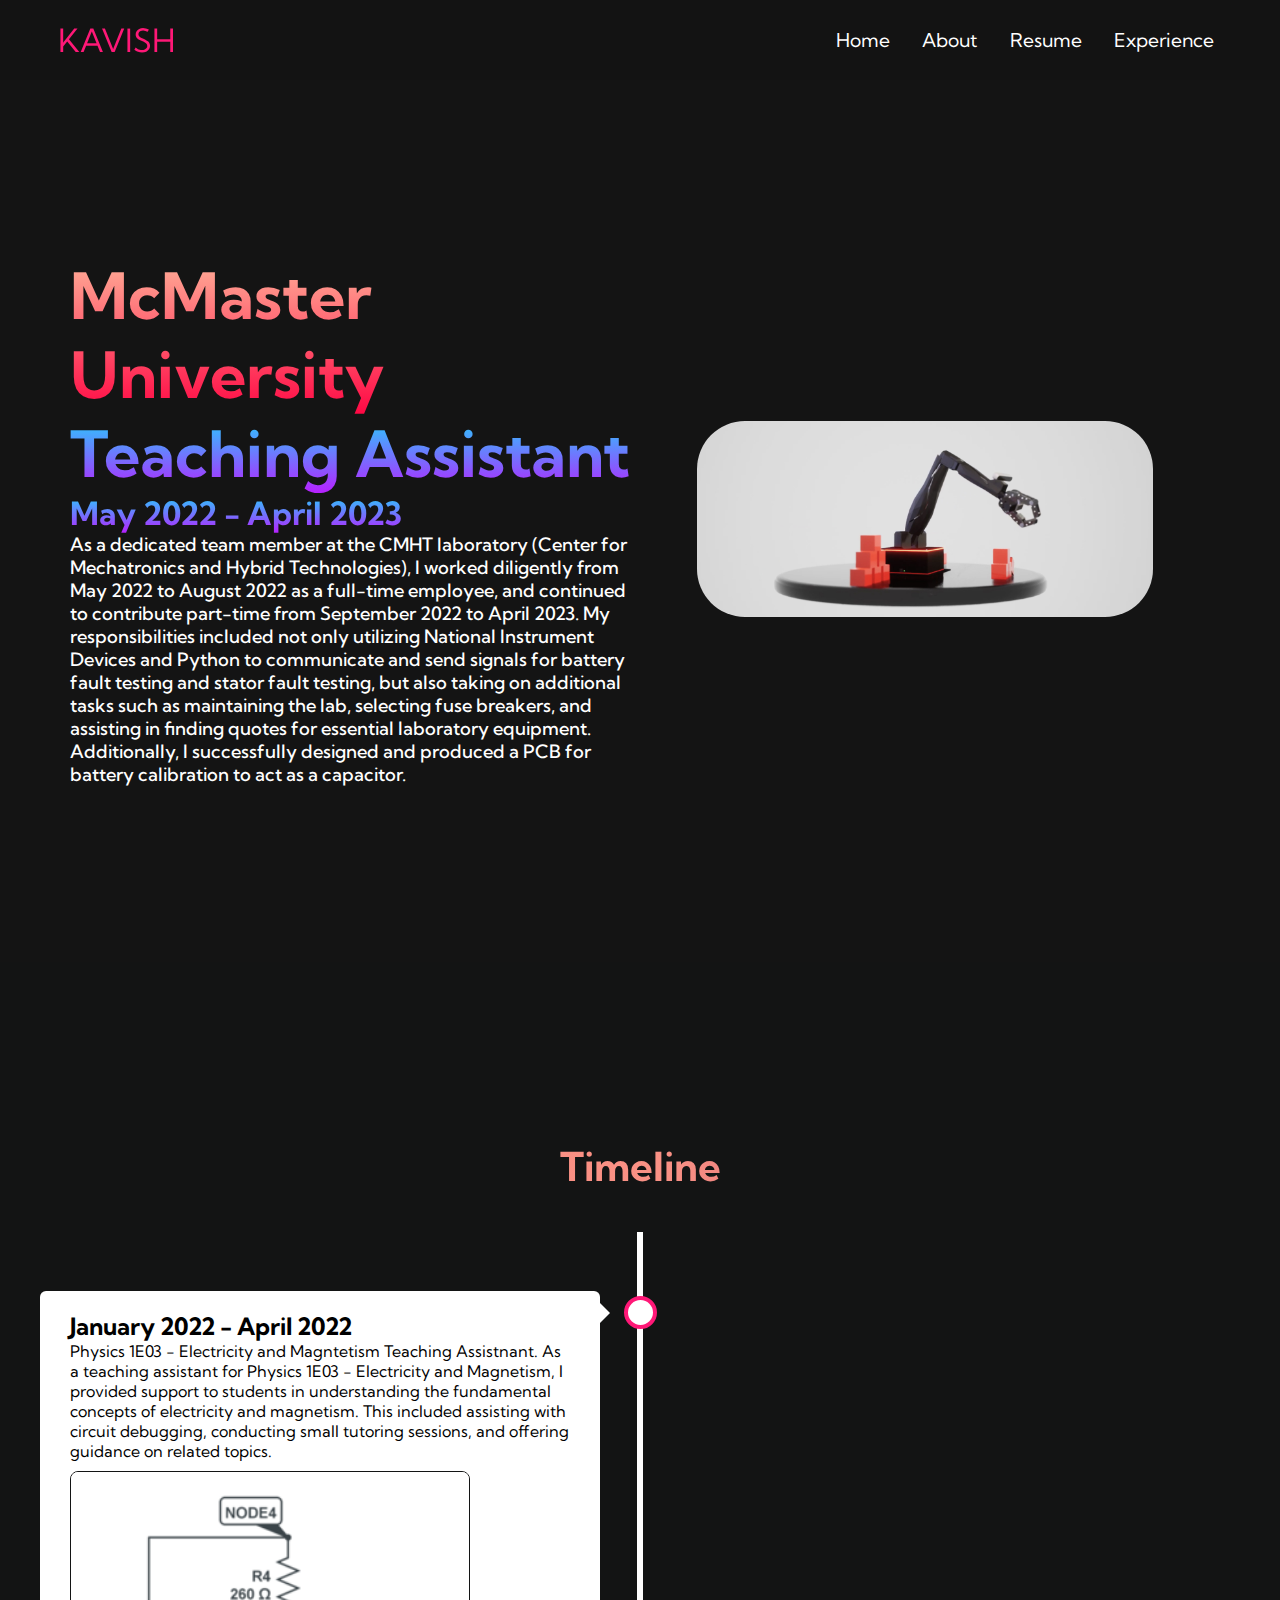
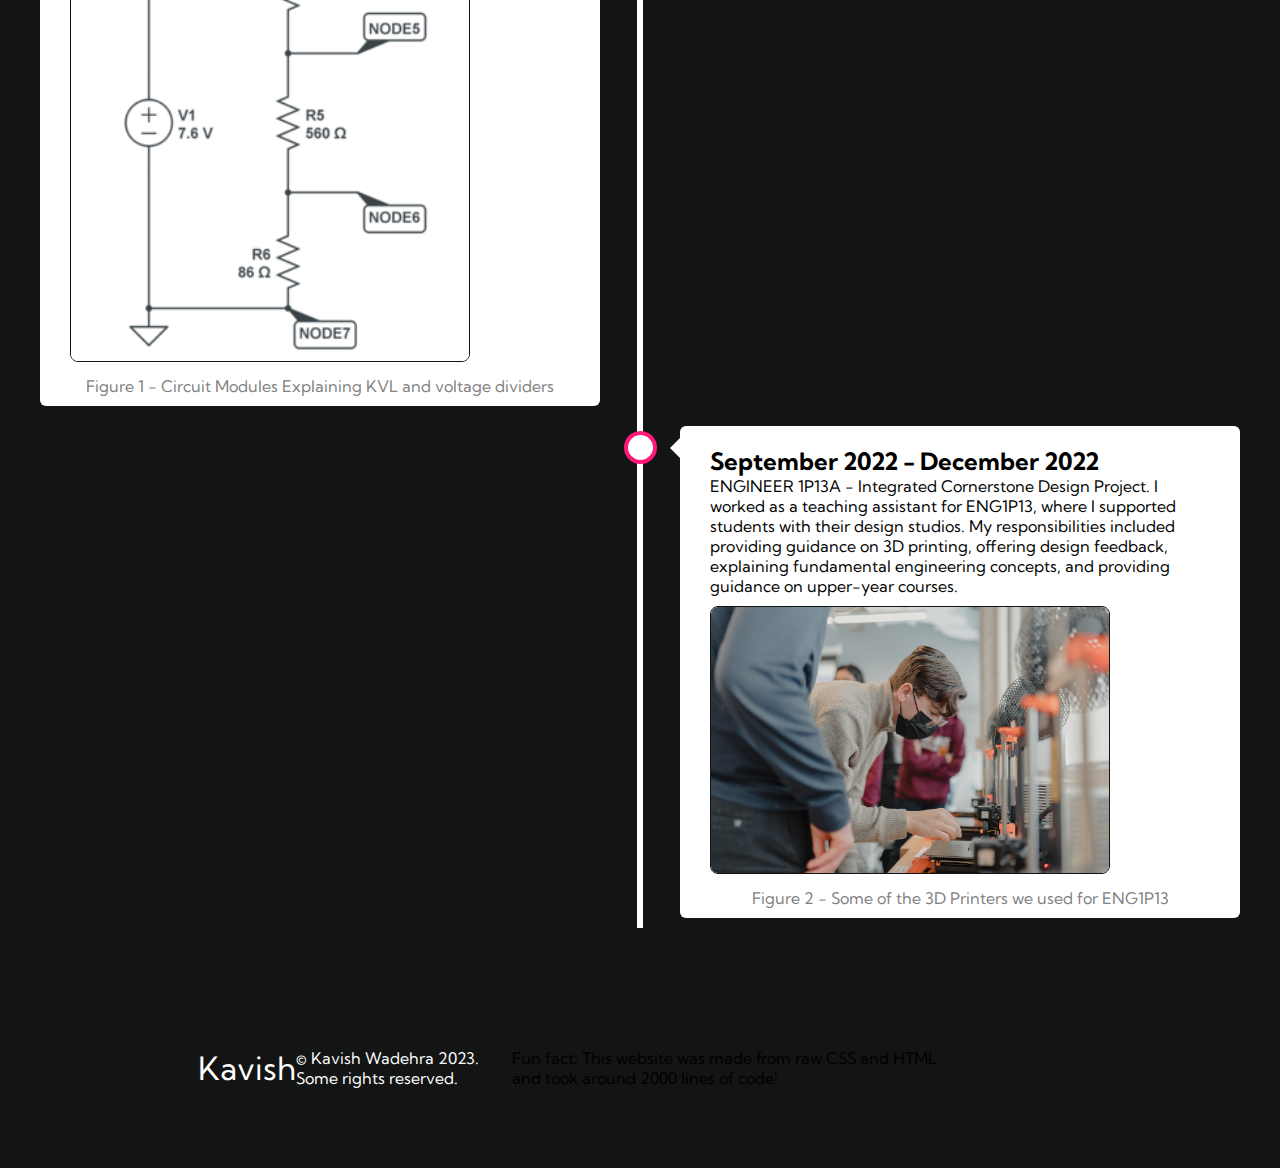
<file: ta.html>
<!DOCTYPE html>
<html lang="en">
<head>
    <meta charset="UTF-8">
    <meta http-equiv="X-UA-Compatible" content="IE=edge">
    <meta name="viewport" content="width=device-width, initial-scale=1.0">
    <title>Kavish Wadehra</title>
    <link rel="stylesheet" href="styles.css">
    <link rel="stylesheet" href="https://use.fontawesome.com/releases/v5.15.4/css/all.css" 
    integrity="sha384-DyZ88mC6Up2uqS4h/KRgHuoeGwBcD4Ng9SiP4dIRy0EXTlnuz47vAwmeGwVChigm" 
    crossorigin="anonymous"/>
    <link rel="preconnect" href="https://fonts.googleapis.com">
    <link rel="preconnect" href="https://fonts.gstatic.com" crossorigin>
    <link href="https://fonts.googleapis.com/css2?family=Kumbh+Sans:wght@400;700&family=Roboto+Mono:wght@400;500&display=swap" 
    rel="stylesheet">

</head>
<body>
    <!-- Navigation bar section-->
    <nav class="navbar">
        <div class="navbar_container">
            <a href="/" id="navbar_logo"><i class="fa fa-battery-full"></i>KAVISH</a>
            <div class="navbar_toggle" id="mobile-menu">
                <span class="bar"></span> <span class="bar"></span>
                <span class="bar"></span>
            </div>
            <ul class="navbar_menu">
                <li class="navbar_item">
                    <a href="index.html" class="navbar_links"> Home </a>
                </li>
                <li class="navbar_item">
                    <a href="Aboutme.html" class="navbar_links"> About </a>
                </li>
                <li class="navbar_item">
                    <a href="Resume.html" class="navbar_links"> Resume </a>
                </li>
                <li class="navbar_item">
                    <a href="Projects.html" class="navbar_links"> Experience </a>
                </li>
                <!--<li class="navbar_btn"><a href ="ta.html" class="button">Contact</a> </li> -->
            </ul>
        </div>

    </nav>

    <!-- Hero section-->
    <div class="main">
    <div class="main_container">
        <div class="main_content">
            <h1>McMaster University</h1>
            <h2>Teaching Assistant</h2>
            <h3> May 2022 - April 2023</h3>
            <p2>As a dedicated team member at the CMHT laboratory (Center for Mechatronics and Hybrid Technologies),
                 I worked diligently from May 2022 to August 2022 as a full-time employee,
                  and continued to contribute part-time from September 2022 to April 2023.
                   My responsibilities included not only utilizing National Instrument Devices
                   and Python to communicate and send signals for battery fault testing and stator
                    fault testing, but also taking on additional tasks such as maintaining the lab,
                     selecting fuse breakers, and assisting in finding quotes for essential laboratory equipment.
                     Additionally, I successfully designed and produced a PCB for battery calibration to act as a capacitor. 
            </p2>
        </div>
        <div class="main_img-container">
            <img src="assets/images/pic24.jpg" alt="pic" id="main_img2">
        </div>
    </div>
    </div>

    <!--Work Section -->
    <div class="timeline">
        <h1>Timeline</h1>


        <div class="container left">
          <div class="content">
            <h2>January 2022 - April 2022</h2>
            <p>Physics 1E03 - Electricity and Magntetism Teaching Assistnant. As a teaching assistant for Physics 1E03 - Electricity and Magnetism, I provided support to students in understanding the fundamental concepts of electricity and magnetism. This included assisting with circuit debugging, conducting small tutoring sessions, and offering guidance on related topics. 
            </p>
            <img src="assets/images/pic26.png" alt="pic" id="main_img3"></img>
                <div class="caption">Figure 1 - Circuit Modules Explaining KVL and voltage dividers</div>
          </div>
        </div>


        <div class="container right">
          <div class="content">
            <h2>September 2022 - December 2022</h2>
            <p>ENGINEER 1P13A - Integrated Cornerstone Design Project. I worked as a teaching assistant for ENG1P13, where I supported students with their design studios. My responsibilities included providing guidance on 3D printing, offering design feedback, explaining fundamental engineering concepts, and providing guidance on upper-year courses. </p>
            <img src="assets/images/pic25.jpg" alt="pic" id="main_img3"></img>
            <div class="caption">Figure 2 - Some of the 3D Printers we used for ENG1P13</div>  
        </div>
        </div>







    </div>
    <!-- Footer Section-->
    <div class="footer_container">
        <div class="social_media">
            <div class="social_media-wrap">
                <div class="footer_logo">
                    <a href="/" id="footer_logo"><i class="fas fa-battery-full"></i>Kavish</a> 
                </div>
                <p class="website_rights">&copy Kavish Wadehra 2023. Some rights reserved.</p>
                <p>Fun fact: This website was made from raw CSS and HTML and took around 2000 lines of code!</p>
                <div class="social_icons">
                    <a href="https://www.linkedin.com/in/kavish-wadehra" class="social_icon-link" target="_blank">
                        <i class="fab fa-linkedin"></i>
                    </a>
                    <a href="https://github.com/Kavishw" class="social_icon-link" target="_blank">
                        <i class="fab fa-github"></i>
                    </a>
                </div>
            </div>
        </div>
    </div>
    <script src="app.js"></script>
</body>
</html>
</file>
<file: styles.css>
* {
    box-sizing: border-box;
    margin: 0;
    padding: 0;
    font-family: 'Kumbh Sans', sans-serif;
 }

 .navbar {
    background: #131313;
    height: 80px;
    display: flex;
    justify-content: center;
    align-items: center;
    font-size: 1.2rem;
    position: sticky;
    top: 0;
    z-index: 999;
 }

 .navbar_container {
    display: flex;
    justify-content: space-between;
    height: 80px;
    z-index:1 ;
    width: 100%;
    max-width: 1300px;
    margin: 0 auto;
    padding: 0 50px;
 }

 #navbar_logo {
    background-color: #ff1877;
    background-image: linear-gradient(to top, #ff0844, #ffb199, 100%);
    background-size: 100%;
    -webkit-background-clip: text;
    -moz-background-clip: text;
    -webkit-text-fill-color: transparent;
    -moz-text-fill-color: transparent;
    display: flex;
    align-items: center;
    cursor: pointer;
    text-decoration: none;
    font-size: 2rem;
 }

 .fa-battery-full{
    margin-right: 0.5rem;
 }

 .navbar_menu{
    display: flex;
    align-items: center;
    list-style: none;
    text-align:center;
 }

 .navbar_item {
    height: 80 px;
 }

 .navbar_links{
    color: #fff;
    display:center;
    align-items:center;;
    justify-content:center;
    text-decoration: none;
    padding: 0 1rem;
    height: 100%;
 }

 .navbar_btn {
    display: flex;
    justify-content: center;
    align-items: center;
    padding: 0 1rem;
    width: 100%;
 }

 .button {
    display: flex;
    justify-content: center;
    align-items: center;
    text-decoration: none;
    padding: 10px 20px;
    height: 100%;
    width: 100%;
    border: none;
    outline: none;
    border-radius: 4px;
    background: #ff1877;
    color: #fff;
 }

 .button:hover {
    background: #4837ff;
    transition: all 0.3s ease;
 }

 .navbar_links:hover {
    color: #ff1877;
    transition: all 0.3s ease;
 }

 @media screen and (max-width: 960px) {
    .navbar_container {
        display: flex;
        justify-content: space-between;
        height: 80px;
        z-index: 1;
        width: 100%;
        max-width: 1300px;
        padding: 0;
    }

    .navbar_menu {
        display: grid;
        grid-template-columns: auto;
        margin: 0;
        width: 100%;
        position: absolute;
        top: -1000px;
        opacity: 0;
        transition: all 0.5s ease;
        height: 50vh;
        z-index: -1;
        background: #131313;
    }

    .navbar_menu.active {
        background: #131313;
        top: 100%;
        opacity:1;
        transition: all 0.5s ease;
        z-index: 99;
        height: 50vh;
        font-size: 1.6rem;

    }

    #nav_logo {
        padding-left: 25px;
    }

    .navbar_toggle .bar {
        width: 25px;
        height: 3px;
        margin: 5px auto;
        transition: all 0.3s ease-in-out;
        background: #fff;
    }

    .navbar_item {
        width: 100%;
    }

    .navbar_links {
        text-align: center;
        padding: 2rem;
        width: 100%;
        display: table;
    }

    #mobile-menu {
        position: absolute;
        top: 20%;
        right: 5%;
        transform: translate(5%, 20%);
    }

    .navbar_btn {
        padding-bottom: 2rem;
    }

    .button {
        display: flex;
        justify-content: center;
        align-items: center;
        width: 80%;
        height: 80px;
        margin: 0;
    }
    .navbar_toggle .bar {
        display: block;
        cursor: pointer;
    }

    #mobile-menu.is-active .bar:nth-child(2) {
        opacity: 0;
    }
    #mobile-menu.is-active .bar:nth-child(1) {
        transform: translateY(8px) rotate(45deg);
    }
    #mobile-menu.is-active .bar:nth-child(3) {
        transform: translateY(8px) rotate(-45deg);
    }



 }

 /* Hero Section */

 .main {
    background-color: #141414;
 }

 .main_container{
    display:grid;
    grid-template-columns: 1fr 1fr;
    align-items: center;
    justify-self: center;
    margin: 0 auto;
    height: 98vh;
    background-color: #141414;
    z-index: 1;
    width: 100%;
    max-width: 1700px;
    padding: 0 70px;
 }


 .main_content h1{
    font-size: 4rem;
    background-color: #ff1877;
    background-image: linear-gradient(to top, #ff0844 0%, #ffb199 100%);
    background-size: 100%;
    -webkit-background-clip: text;
    -moz-background-clip: text;
    -webkit-text-fill-color: transparent;
    -moz-text-fill-color: transparent;
 }

 .main_content h2{
    font-size: 4rem;
    background-color: #ff1877;
    background-image: linear-gradient(to top, #b721ff 0%, #21d4fd 100%);
    background-size: 100%;
    -webkit-background-clip: text;
    -moz-background-clip: text;
    -webkit-text-fill-color: transparent;
    -moz-text-fill-color: transparent;
 }

 .main_content h3{
   font-size: 2rem;
   background-color: #ff18b6;
   background-image: linear-gradient(to top, #b721ff 0%, #21d4fd 100%);
   background-size: 100%;
   -webkit-background-clip: text;
   -moz-background-clip: text;
   -webkit-text-fill-color: transparent;
   -moz-text-fill-color: transparent;
}

 .main_content p{
    margin-top: 1rem;
    font-size: 2rem;
    font-weight: 500;
    color: #fff;
 }

 .main_content p1{
    margin-top: 1rem;
    font-size: 1.5rem;
    font-weight: 500;
    color: #fff;
 }

 .main_content p2{
   margin-top: 1rem;
   font-size: 1.15rem;
   font-weight: 500;
   color: #fff;
}

 .main_btn {
    font-size: 1rem;
    background-image: linear-gradient(to top, #f77062 0%, #fe5196 100%);
    padding: 14px 32px;
    border:none;
    border-radius: 4px;
    color: #fff;
    margin-top: 2rem;
    cursor: pointer;
    position: relative;
    transition: all 0.35s;
    outline: none;
 }


 .main_btn a{
    position: relative;
    z-index: 2;
    color: #fff;
    text-decoration: none;
 }

 .main_btn:after {
    position:absolute;
    content: '';
    top: 0;
    left: 0;
    width:0;
    height: 100%;
    background: #4837ff;
    transition: all 0.35s;
    border-radius:4px;
 }

 .main_btn:hover {
    color: #fff;
 }

 .main_btn:hover:after{
    width:100%;
 }

 .main_img-container {
    text-align: center;
 }

 #main_img {
    height: 80%;
    width: 80%;
 }

 .main_img1-container {
    text-align: center;
 }

 #main_img1 {
    height: 80%;
    width: 80%;
    border-radius: 3rem;
 }

 .main_img2-container {
    text-align: center;
 }

 #main_img2 {
    height: 80%;
    width: 80%;
    border-radius: 3rem;
 }

 .main_img3-container {
   position: relative;
   width: 100%;
   padding-bottom: 56.25%;
   height: 0;

}

#main_img3 {
   margin-top: 10px;
   height: 80%;
   width: 80%;
   cursor: pointer;
   border-radius: 0.5rem;
   border: 1px solid #131414;
}

#main_img3:hover {opacity:0.7;}


.iframe-container {
   position: relative;
   width: 100%;
   padding-bottom: 56.25%;
   height: 0;
 }

 .iframe-container iframe{
   position: absolute;
   top:5px;
   left:0;
   width:100%;
   height: 100%;
   border-radius: 0.5rem;
 }

 .caption{
   position: relative;
   top: 10px;
   width:100%;
   height: 100%;
   display: flex;
   flex-direction: column;
   justify-content: center;
   align-items: center;
   margin: 0;
   padding: 0;
   font-family: 'Kumbh Sans', sans-serif;
   color:gray;
 }

 .pdf_file{
   position: relative;
   top: 10px;
   left: 60px;
   width:100%;
   height: 50%;
 }
 /* Mobile Responsive*/

 @media screen and (max-width: 768px) {
    .main_container {
        display: grid;
        grid-template-columns: auto;
        align-items: center;
        justify-self: center;
        width: 100%;
        margin: 0 auto;
        height: 135vh;
        background-color: #141414;
        z-index: 1;
        width: 100%;
    }

    .main_content {
        text-align: center;
        margin-bottom: 4rem;
    }

    .main_content h1{
        font-size: 2.5rem;
        margin-top: 2rem;
    }

    .main_content h2{
        font-size: 3rem;
    }

    .main_content h3{
      font-size: 2rem;
  }

    .main_content p {
        margin-top: 1rem;
        font-size: 1.2rem;
    }

    @media screen and (max-width: 480px) {
        .main_content h1{
            font-size: 2rem;
            margin-top: 3rem;
            background-color: #141414;
            z-index: 1;
            width: 100%;
        }
    
        .main_content h2{
            font-size: 2rem;
        }
    
        .main_content h3{
         font-size: 1.5rem;
     }
        .main_content p {
            margin-top: 2rem;
            font-size: 1.5rem;
        }

        .main__btn {
            padding: 12px 36px;
            margin: 2.5rem 0;
        }
    }
 }


 /* Services Section */

 .services {
    background: linear-gradient(to bottom, #141414 0%, #33001a 100% );
    display: flex;
    flex-direction: column;
    align-items: center;
    height: 100vh;
 }

 .services h1{
    background-color: #ff8177;
    background-image: linear-gradient(to right, #ff8177 0%, #ff867a 0%, #ff8c7f 21%, #f99185 52%, #cf556c 78%, #b12a5b 100%);
    background-size: 100%;
    margin-bottom: 5rem;
    font-size: 2.5rem;
    -webkit-background-clip: text;
    -moz-background-clip: text;
    -webkit-text-fill-color: transparent;
    -moz-text-fill-color: transparent;
 }

 .services_container {
    display: flex;
    justify-content: center;
    flex-wrap: wrap;
 }

 .services_card {
    margin: 0.5rem;
    height: 525px;
    width: 400px;
    border-radius: 10px;
    background-image: linear-gradient(to bottom, rgba(0,0,0,0) 0%, rgba(17,17,17,0.6) 100%), url('assets/images/pic6.jpg');
    background-size: cover;
    position: relative;
    color: #fff;
 }

 .services_card:nth-child(2) {
    background-image: linear-gradient(to bottom, rgba(0,0,0,0) 0%, rgba(17,17,17,0.6) 100%), url('assets/images/pic7.jpg');
 }

 .services_card:nth-child(3) {
    background-image: linear-gradient(to bottom, rgba(0,0,0,0) 0%, rgba(17,17,17,0.6) 100%), url('assets/images/pic8.jpg');
 }

 .services_card:nth-child(4) {
   background-image: linear-gradient(to bottom, rgba(0,0,0,0) 0%, rgba(17,17,17,0.6) 10%), url('assets/images/pic34.png');
}
 .services h2 {
    position: absolute;
    top: 350px;
    left: 30px;
 }

 .services_card p{
    position: absolute;
    top: 400px;
    left: 30px;
 }

 .services_card button {
    color: #fff;
    padding: 10px 20px;
    border: none;
    outline: none;
    border-radius: 4px;
    background: #f77062;
    position: absolute;
    top: 440px;
    left: 30px;
    font-size: 1rem;
    cursor: pointer;
 }

 .services_card:hover{
    transform: scale(1.075);
    transition: 0.2s ease-in;
    cursor: pointer;
 }

 @media screen and (max-width: 960px) {
    .services{
        height: 2000px;
    }

    .services h1{
        font-size: 2rem;
        margin-top: 12rem;
    }
 }

 @media screen and (max-width: 480px) {
    .services{
        height: 2000px;
    }

    .services h1{
        font-size: 1.2rem;
    }

    .services_card{
        width: 300px;
    }
 }

/* Board timeline */

.boards {
   background: linear-gradient(to bottom, #141414 0%, #33001a 100%,#141414 100%,);
   display: flex;
   flex-direction: column;
   align-items: center;
   height: 80vh;
}

.boards h1{
   background-color: #ff8177;
   background-image: linear-gradient(to right, #ff8177 0%, #ff867a 0%, #ff8c7f 21%, #f99185 52%, #cf556c 78%, #b12a5b 100%);
   background-size: 100%;
   margin-bottom: 5vh;
   font-size: 2.5rem;
   -webkit-background-clip: text;
   -moz-background-clip: text;
   -webkit-text-fill-color: transparent;
   -moz-text-fill-color: transparent;
}

.boards_container {
   display: flex;
   justify-content: center;
   flex-wrap: wrap;
}

.boards_card {
   margin: 0.5rem;
   height: 525px;
   width: 400px;
   border-radius: 10px;
   background-image: linear-gradient(to bottom, rgba(0,0,0,0) 0%, rgba(17,17,17,0.6) 100%), url('assets/images/pic21.png');
   background-size: cover;
   position: relative;
   color: #fff;
}

.boards_card:nth-child(2) {
   background-image: linear-gradient(to bottom, rgba(0,0,0,0) 0%, rgba(17,17,17,0.6) 100%), url('assets/images/pic20.png');
}

.boards_card:nth-child(3) {
   background-image: linear-gradient(to bottom, rgba(0,0,0,0) 0%, rgba(17,17,17,0.6) 100%), url('assets/images/pic18.png');
}

.boards h2 {
   position: absolute;
   top: 350px;
   left: 30px;
}

.boards_card p{
   position: absolute;
   top: 400px;
   left: 30px;
}

.boards_card button {
   color: #fff;
   padding: 10px 20px;
   border: none;
   outline: none;
   border-radius: 4px;
   background: #f77062;
   position: absolute;
   top: 440px;
   left: 30px;
   font-size: 1rem;
   cursor: pointer;
}

.boards_card:hover{
   transform: scale(1.075);
   transition: 0.2s ease-in;
   cursor: pointer;
}

@media screen and (max-width: 960px) {
   .boards{
       height: 2000px;
   }

   .boards h1{
       font-size: 2rem;
       margin-top: 12rem;
   }
}

@media screen and (max-width: 480px) {
   .boards{
       height: 2000px;
   }

   .boards h1{
       font-size: 1.2rem;
   }

   .boards_card{
       width: 300px;
   }
}


 /* Footer CSS */

 .footer_container {
    background-color: #131414;
    padding: 5rem 0;
    display: flex;
    flex-direction: column;
    justify-content: center;
    align-items: center;
 }

 #footer_logo {
    color: #fff;
    display: flex;
    align-items: center;
    cursor: pointer;
    text-decoration: none;
    font-size: 2rem;
 }


 /* Social Icons */

 .social_icon-link {
    color: #fff;
    font-size: 24px;
 }

 .social_media {
    max-width: 1000px;
    width: 100%;
 }

 .social_media-wrap {
    display: flex;
    justify-content: space-between;
    align-items: center;
    width: 90%;
    max-width: 1000px;
    margin: 40px auto 0 auto;
 }

 .social_icons {
    display: flex;
    justify-content: space-between;
    align-items: center;
    width: 240px;

 }

 .social_logo {
    color: #fff;
    justify-self: flex-start;
    margin-left: 20px;
    cursor: pointer;
    text-decoration: none;
    font-size: 2rem;
    display: flex;
    align-items: center;
    margin-bottom: 16px;
 }

 .website_rights {
    color: #fff;
 }

 @media screen and (max-width: 820px) {

    #footer_logo {
        margin-bottom: 2rem;
    }
    .website_rights{
        margin-bottom: 2rem;
    }
    .footer_link-wrapper {
        flex-direction: column;
    }

    .social_media-wrap {
        flex-direction: column
    }

 }
 @media screen and (max-width: 480px) {
    .footer_link-items {
        margin: 0;
        padding: 10px;
        width: 100%;
    }
 }

 /*Solar Car Project */
 * {
   box-sizing: border-box;
 }
 
 body {
   background-color: #131414;
   font-family: 'Kumbh Sans', sans-serif;
 }
 
 /* The actual timeline (the vertical ruler) */
 .timeline {
   position: relative;
   max-width: 1800px;
   margin: 0 auto;
   padding-top: 5vh; /* add 5rem buffer at top */
 }
 
 /* The actual timeline (the vertical ruler) */
 .timeline::after {
   content: '';
   position: absolute;
   width: 6px;
   background-color: white;
   top: 30vh;
   bottom: 0;
   left: 50%;
   margin-left: -3px;
 }

 /* Container around content */
 .container {
   padding: 10px 40px;
   position: relative;
   background-color: inherit;
   width: 50%;
   justify-content: center;
 }
 
 /* The circles on the timeline */
 .container::after {
   content: '';
   position: absolute;
   width: 25px;
   height: 25px;
   right: -17px;
   background-color: white;
   border: 4px solid #ff1877;
   top: 15px;
   border-radius: 50%;
   z-index: 1;
 }
 
 /* Place the container to the left */
 .left {
   left: 0;
 }
 
 /* Place the container to the right */
 .right {
   left: 50%;
 }
 
 /* Add arrows to the left container (pointing right) */
 .left::before {
   content: " ";
   height: 0;
   position: absolute;
   top: 22px;
   width: 0;
   z-index: 1;
   right: 30px;
   border: medium solid #ff1877;
   border-width: 10px 0 10px 10px;
   border-color: transparent transparent transparent white;
 }
 
 /* Add arrows to the right container (pointing left) */
 .right::before {
   content: " ";
   height: 0;
   position: absolute;
   top: 22px;
   width: 0;
   z-index: 1;
   left: 30px;
   border: medium solid white;
   border-width: 10px 10px 10px 0;
   border-color: transparent white transparent transparent;
 }
 
 /* Fix the circle for containers on the right side */
 .right::after {
   left: -16px;
 }
 
 /* The actual content */
 .content {
   padding: 20px 30px;
   background-color: white;
   position: relative;
   border-radius: 6px;
 }
 
 .timeline h1{
   background-color: #ff8177;
   background-image: linear-gradient(to right, #ff8177 0%, #ff867a 0%, #ff8c7f 21%, #f99185 52%, #cf556c 78%, #b12a5b 100%);
   background-size: 100%;
   margin-bottom: 5vh;
   margin-top: 5vh;
   font-size: 2.5rem;
   -webkit-background-clip: text;
   -moz-background-clip: text;
   -webkit-text-fill-color: transparent;
   -moz-text-fill-color: transparent;
   text-align: center;
   padding-top: 10vh;
   padding-bottom: 5vh;
   position: relative;
   z-index: 1;
}
 /* Media queries - Responsive timeline on screens less than 600px wide */
 @media screen and (max-width: 600px) {
   /* Place the timelime to the left */
   .timeline::after {
   left: 31px;
   }
   
   /* Full-width containers */
   .container {
   width: 100%;
   padding-left: 70px;
   padding-right: 25px;
   }
   
   /* Make sure that all arrows are pointing leftwards */
   .container::before {
   left: 60px;
   border: medium solid white;
   border-width: 10px 10px 10px 0;
   border-color: transparent white transparent transparent;
   }
 
   /* Make sure all circles are at the same spot */
   .left::after, .right::after {
   left: 15px;
   }
   
   /* Make all right containers behave like the left ones */
   .right {
   left: 0%;
   }
 }




 /* ---------------- Slideshow ---------------------- */

 * {box-sizing:border-box}

 /* Slideshow container */
 .slideshow-container {
   max-width: 1000px;
   position: relative;
   margin: auto;
 }
 
 /* Hide the images by default */
 .mySlides {
   display: none;
 }
 
 /* Next & previous buttons */
 .prev, .next {
   cursor: pointer;
   position: absolute;
   top: 50%;
   width: auto;
   margin-top: -22px;
   padding: 16px;
   color: white;
   font-weight: bold;
   font-size: 18px;
   transition: 0.6s ease;
   border-radius: 0 3px 3px 0;
   user-select: none;
 }
 
 /* Position the "next button" to the right */
 .next {
   right: 0;
   border-radius: 3px 0 0 3px;
 }
 
 /* On hover, add a black background color with a little bit see-through */
 .prev:hover, .next:hover {
   background-color: rgba(0,0,0,0.8);
 }
 
 /* Caption text */
 .text {
   color: #f2f2f2;
   font-size: 15px;
   padding: 8px 12px;
   position: absolute;
   bottom: 8px;
   width: 100%;
   text-align: center;
 }
 
 /* Number text (1/3 etc) */
 .numbertext {
   color: #f2f2f2;
   font-size: 12px;
   padding: 8px 12px;
   position: absolute;
   top: 0;
 }
 
 /* The dots/bullets/indicators */
 .dot {
   cursor: pointer;
   height: 15px;
   width: 15px;
   margin: 0 2px;
   background-color: #bbb;
   border-radius: 50%;
   display: inline-block;
   transition: background-color 0.6s ease;
 }
 
 .active, .dot:hover {
   background-color: #717171;
 }
 
 /* Fading animation */
 .fade {
   animation-name: fade;
   animation-duration: 1.5s;
 }
 
 @keyframes fade {
   from {opacity: .4}
   to {opacity: 1}
 }
</file>
